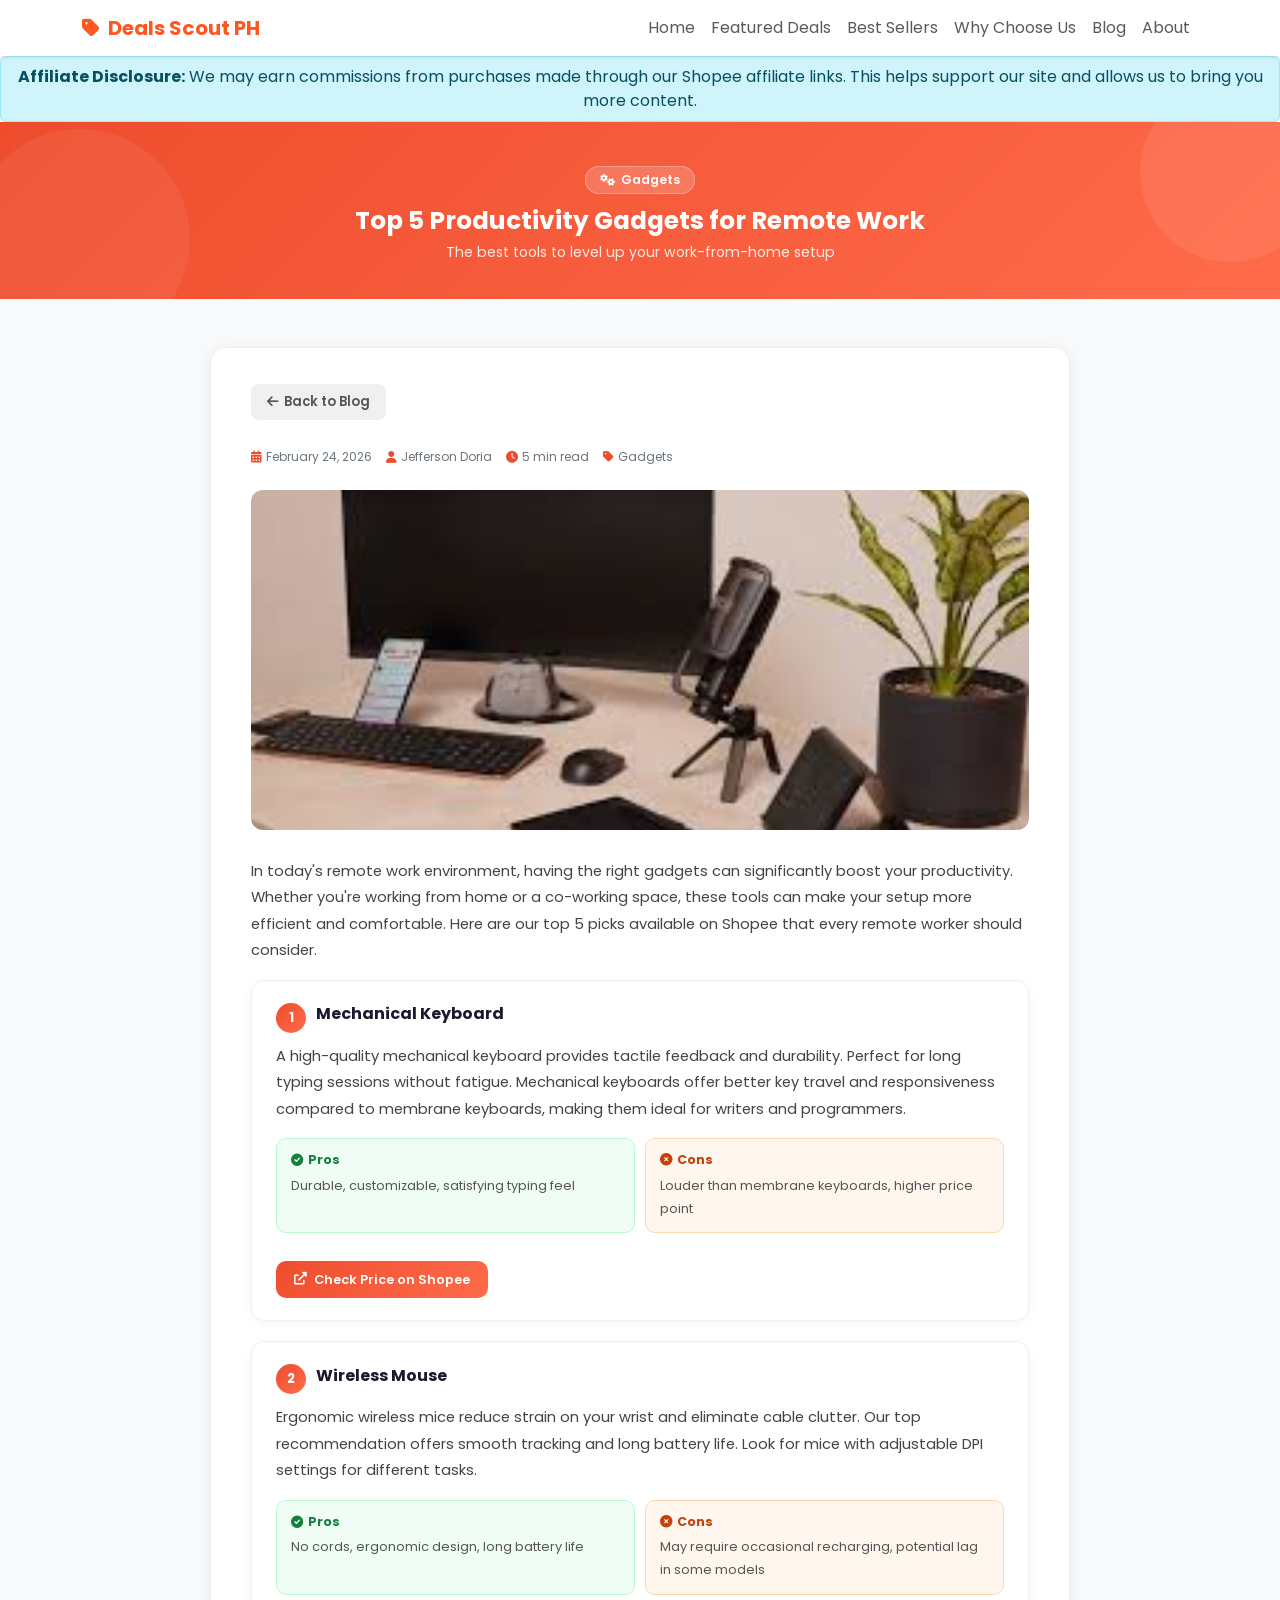
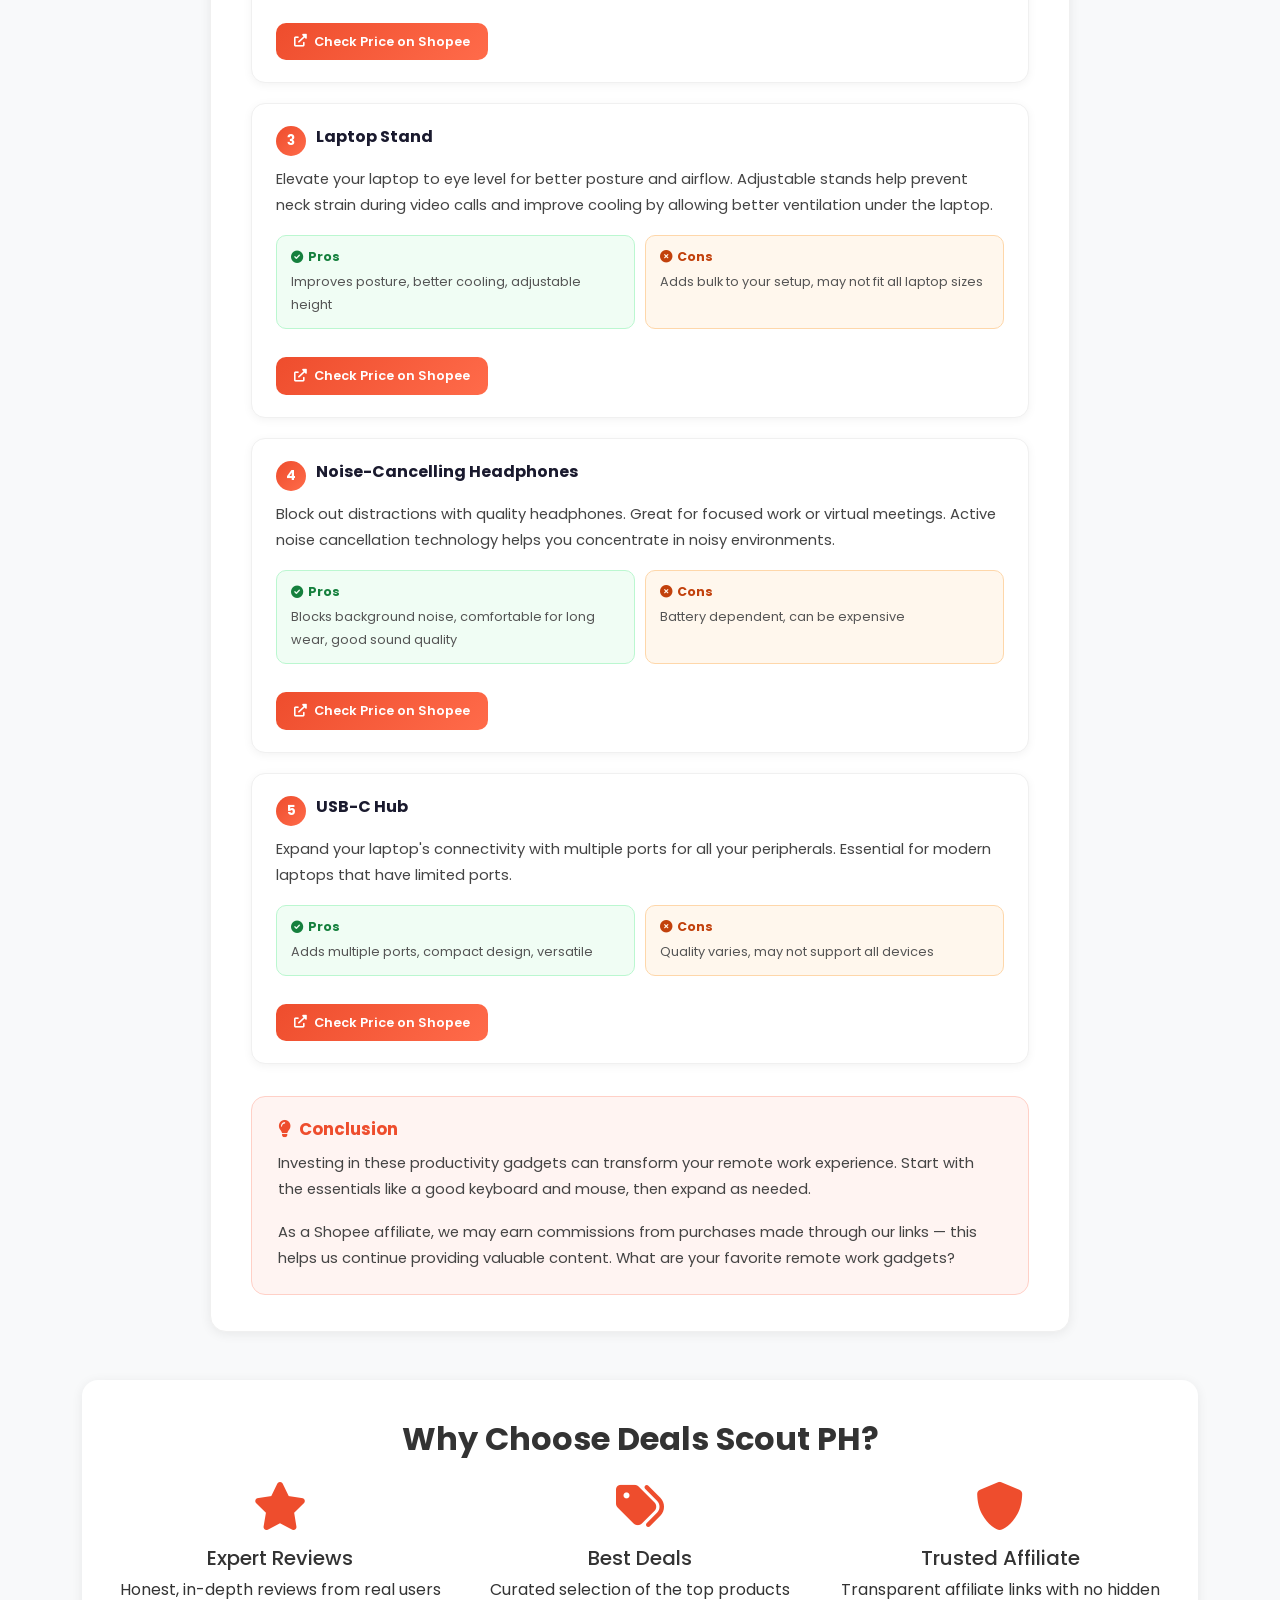
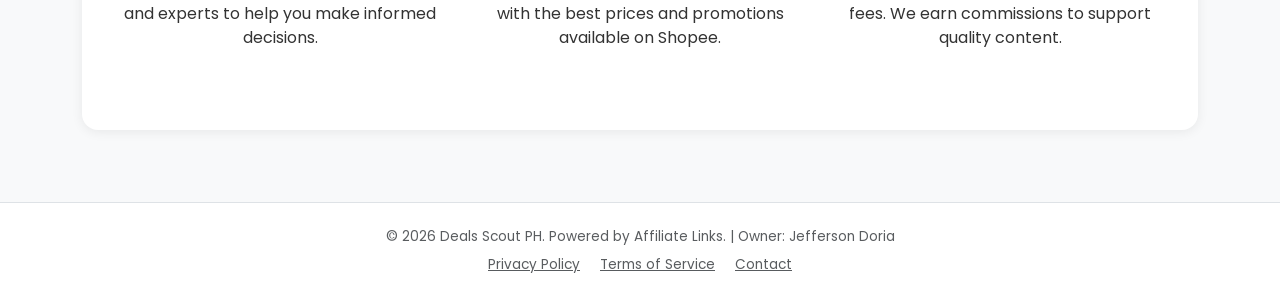
<file: blog1.html>
<!DOCTYPE html>
<html lang="en">
<head>
  <meta charset="UTF-8">
  <meta name="viewport" content="width=device-width, initial-scale=1.0">
  <title>Top 5 Productivity Gadgets for Remote Work | Deals Scout PH</title>
  <meta name="description" content="Boost your remote work productivity with our top 5 gadget picks. Reviews and recommendations for keyboards, mice, and more.">
  <meta name="keywords" content="productivity gadgets, remote work, mechanical keyboard, wireless mouse, affiliate deals PH">
  <meta name="author" content="Jefferson Doria">
  <meta name="robots" content="index, follow">
  <link href="https://cdn.jsdelivr.net/npm/bootstrap@5.3.0/dist/css/bootstrap.min.css" rel="stylesheet">
  <link href="https://fonts.googleapis.com/css2?family=Poppins:wght@400;500;600;700&display=swap" rel="stylesheet">
  <link rel="stylesheet" href="https://cdnjs.cloudflare.com/ajax/libs/font-awesome/6.0.0/css/all.min.css">
  <link rel="stylesheet" href="style.css">
  <style>
    :root{--orange:#ee4d2d;--orange-light:#ff6b4a;--orange-pale:#fff4f2;--dark:#1a1a2e;--text-muted:#6c757d;--card-radius:16px;--shadow-sm:0 2px 12px rgba(0,0,0,0.07)}
    body{font-family:'Poppins',sans-serif;background:#f8f9fa}
    .text-orange{color:var(--orange)!important}
    .btn-orange{background:linear-gradient(135deg,var(--orange) 0%,var(--orange-light) 100%);color:#fff!important;border:none;border-radius:8px;font-weight:600;transition:opacity .2s,transform .15s}
    .btn-orange:hover{opacity:.88;transform:translateY(-1px)}
    footer a:hover{color:var(--orange)!important}
    /* Article Card */
    .blog-article{background:#fff;border-radius:var(--card-radius);box-shadow:var(--shadow-sm);border:1.5px solid #f0f0f0;padding:36px 40px;max-width:860px;margin:0 auto}
    @media(max-width:576px){.blog-article{padding:24px 18px}}
    /* Hero Skeleton */
    .blog-hero-wrap{position:relative;border-radius:12px;overflow:hidden;background:#f0f0f0;aspect-ratio:16/7;margin-bottom:28px}
    .blog-hero-wrap img{width:100%;height:100%;object-fit:cover;display:block;transition:opacity .4s ease}
    .blog-hero-wrap img.loading{opacity:0}
    @keyframes shimmer{0%{background-position:-800px 0}100%{background-position:800px 0}}
    .skeleton-overlay{position:absolute;inset:0;background:linear-gradient(90deg,#f0f0f0 25%,#e8e8e8 50%,#f0f0f0 75%);background-size:800px 100%;animation:shimmer 1.4s infinite linear;transition:opacity .4s ease}
    .skeleton-overlay.hidden{opacity:0;pointer-events:none}
    /* Typography */
    .blog-article h1{font-size:1.7rem;font-weight:700;color:var(--dark);line-height:1.3}
    .blog-article h2{font-size:1rem;font-weight:700;color:var(--dark);margin:0 0 8px}
    .blog-article p{font-size:.92rem;color:#444;line-height:1.8}
    /* Meta */
    .blog-meta{display:flex;align-items:center;gap:14px;flex-wrap:wrap;margin-bottom:24px}
    .blog-meta span{font-size:.75rem;color:var(--text-muted);display:flex;align-items:center;gap:4px}
    .blog-meta span i{color:var(--orange)}
    /* Item Card */
    .item-card{background:#fff;border:1.5px solid #f0f0f0;border-radius:14px;padding:22px 24px;margin-bottom:20px;box-shadow:0 2px 10px rgba(0,0,0,.05);transition:box-shadow .2s,border-color .2s}
    .item-card:hover{box-shadow:0 6px 24px rgba(238,77,45,.12);border-color:#ffd0c7}
    .item-header{display:flex;align-items:center;gap:10px;margin-bottom:10px}
    .item-num{display:inline-flex;align-items:center;justify-content:center;width:30px;height:30px;border-radius:50%;background:linear-gradient(135deg,var(--orange),var(--orange-light));color:#fff;font-weight:700;font-size:.82rem;flex-shrink:0}
    /* Pros Cons */
    .pros-cons-card{display:grid;grid-template-columns:1fr 1fr;gap:10px;margin:10px 0 16px}
    @media(max-width:576px){.pros-cons-card{grid-template-columns:1fr}}
    .pros-box{background:#f0fdf4;border:1.5px solid #bbf7d0;border-radius:10px;padding:12px 14px}
    .pros-box .label{color:#15803d;font-weight:700;font-size:.78rem;margin-bottom:4px;display:flex;align-items:center;gap:5px}
    .cons-box{background:#fff7ed;border:1.5px solid #fed7aa;border-radius:10px;padding:12px 14px}
    .cons-box .label{color:#c2410c;font-weight:700;font-size:.78rem;margin-bottom:4px;display:flex;align-items:center;gap:5px}
    .pros-box p,.cons-box p{font-size:.8rem;margin:0;color:#555}
    /* Shopee CTA */
    .btn-shopee{display:inline-flex;align-items:center;gap:7px;background:linear-gradient(135deg,var(--orange),var(--orange-light));color:#fff;border:none;border-radius:10px;padding:9px 18px;font-size:.8rem;font-weight:600;text-decoration:none;transition:opacity .2s,transform .15s;margin-top:12px}
    .btn-shopee:hover{opacity:.9;transform:scale(1.02);color:#fff}
    /* Conclusion */
    .conclusion-box{background:var(--orange-pale);border:1.5px solid #ffd0c7;border-radius:14px;padding:22px 26px;margin-top:32px}
    .conclusion-box h2{color:var(--orange);font-size:1.05rem;margin-bottom:10px}
    /* Page Hero */
    .blog-page-hero{background:linear-gradient(135deg,var(--orange) 0%,var(--orange-light) 100%);color:white;padding:44px 0 36px;text-align:center;position:relative;overflow:hidden}
    .blog-page-hero::before{content:'';position:absolute;top:-40px;right:-40px;width:180px;height:180px;background:rgba(255,255,255,.08);border-radius:50%}
    .blog-page-hero::after{content:'';position:absolute;bottom:-50px;left:-30px;width:220px;height:220px;background:rgba(255,255,255,.06);border-radius:50%}
    .blog-page-hero .tag-badge{display:inline-flex;align-items:center;gap:6px;background:rgba(255,255,255,.18);border:1px solid rgba(255,255,255,.3);border-radius:20px;padding:4px 14px;font-size:.75rem;font-weight:600;margin-bottom:12px}
    .blog-page-hero h1{font-size:1.55rem;font-weight:700;margin-bottom:6px}
    .blog-page-hero p{opacity:.88;font-size:.88rem;margin:0}
    /* Back btn */
    .btn-back{display:inline-flex;align-items:center;gap:6px;background:#f0f0f0;color:#555;border:none;border-radius:8px;padding:8px 16px;font-size:.82rem;font-weight:600;text-decoration:none;transition:background .2s,color .2s;margin-bottom:28px}
    .btn-back:hover{background:var(--orange);color:#fff}
    /* Why choose us */
    #why-choose-us{background:#fff;border-radius:var(--card-radius);padding:40px 30px;box-shadow:var(--shadow-sm)}
    /* Back to top */
    #back-to-top{position:fixed;bottom:22px;right:22px;width:42px;height:42px;border-radius:50%;background:linear-gradient(135deg,var(--orange),var(--orange-light));color:#fff;border:none;font-size:1rem;display:none;align-items:center;justify-content:center;box-shadow:0 4px 16px rgba(238,77,45,.35);cursor:pointer;z-index:1000;transition:opacity .2s,transform .2s}
    #back-to-top:hover{opacity:.88;transform:translateY(-2px)}
    #back-to-top.visible{display:flex}
  </style>
</head>
<body>

  <nav class="navbar navbar-expand-lg navbar-light bg-white shadow-sm sticky-top">
    <div class="container">
      <a class="navbar-brand text-orange fw-bold" href="index.html"><i class="fas fa-tag me-2"></i>Deals Scout PH</a>
      <button class="navbar-toggler" type="button" data-bs-toggle="collapse" data-bs-target="#navbarNav" aria-controls="navbarNav" aria-expanded="false" aria-label="Toggle navigation"><span class="navbar-toggler-icon"></span></button>
      <div class="collapse navbar-collapse" id="navbarNav">
        <ul class="navbar-nav ms-auto">
          <li class="nav-item"><a class="nav-link" href="index.html#hero">Home</a></li>
          <li class="nav-item"><a class="nav-link" href="index.html#featured-deals">Featured Deals</a></li>
          <li class="nav-item"><a class="nav-link" href="index.html#best-sellers">Best Sellers</a></li>
          <li class="nav-item"><a class="nav-link" href="index.html#why-choose-us">Why Choose Us</a></li>
          <li class="nav-item"><a class="nav-link" href="index.html#blog">Blog</a></li>
          <li class="nav-item"><a class="nav-link" href="index.html#about">About</a></li>
        </ul>
      </div>
    </div>
  </nav>

  <div class="alert alert-info text-center py-2 mb-0" role="alert">
    <strong>Affiliate Disclosure:</strong> We may earn commissions from purchases made through our Shopee affiliate links. This helps support our site and allows us to bring you more content.
  </div>

  <div class="blog-page-hero">
    <div class="container" style="position:relative;z-index:1">
      <div class="tag-badge"><i class="fas fa-cogs"></i> Gadgets</div>
      <h1>Top 5 Productivity Gadgets for Remote Work</h1>
      <p>The best tools to level up your work-from-home setup</p>
    </div>
  </div>

  <div class="container py-5">
    <div class="blog-article">
      <a href="index.html#blog" class="btn-back"><i class="fas fa-arrow-left"></i> Back to Blog</a>
      <div class="blog-meta">
        <span><i class="fas fa-calendar-alt"></i> February 24, 2026</span>
        <span><i class="fas fa-user"></i> Jefferson Doria</span>
        <span><i class="fas fa-clock"></i> 5 min read</span>
        <span><i class="fas fa-tag"></i> Gadgets</span>
      </div>
      <div class="blog-hero-wrap">
        <div class="skeleton-overlay" id="hero-skeleton"></div>
        <img src="assets/images/top5.jpg" alt="Productivity Gadgets" class="loading" id="hero-img" loading="lazy">
      </div>
      <p>In today's remote work environment, having the right gadgets can significantly boost your productivity. Whether you're working from home or a co-working space, these tools can make your setup more efficient and comfortable. Here are our top 5 picks available on Shopee that every remote worker should consider.</p>

      <div class="item-card">
        <div class="item-header"><span class="item-num">1</span><h2>Mechanical Keyboard</h2></div>
        <p>A high-quality mechanical keyboard provides tactile feedback and durability. Perfect for long typing sessions without fatigue. Mechanical keyboards offer better key travel and responsiveness compared to membrane keyboards, making them ideal for writers and programmers.</p>
        <div class="pros-cons-card">
          <div class="pros-box"><div class="label"><i class="fas fa-check-circle"></i> Pros</div><p>Durable, customizable, satisfying typing feel</p></div>
          <div class="cons-box"><div class="label"><i class="fas fa-times-circle"></i> Cons</div><p>Louder than membrane keyboards, higher price point</p></div>
        </div>
        <a href="#" class="btn-shopee"><i class="fas fa-external-link-alt"></i> Check Price on Shopee</a>
      </div>

      <div class="item-card">
        <div class="item-header"><span class="item-num">2</span><h2>Wireless Mouse</h2></div>
        <p>Ergonomic wireless mice reduce strain on your wrist and eliminate cable clutter. Our top recommendation offers smooth tracking and long battery life. Look for mice with adjustable DPI settings for different tasks.</p>
        <div class="pros-cons-card">
          <div class="pros-box"><div class="label"><i class="fas fa-check-circle"></i> Pros</div><p>No cords, ergonomic design, long battery life</p></div>
          <div class="cons-box"><div class="label"><i class="fas fa-times-circle"></i> Cons</div><p>May require occasional recharging, potential lag in some models</p></div>
        </div>
        <a href="#" class="btn-shopee"><i class="fas fa-external-link-alt"></i> Check Price on Shopee</a>
      </div>

      <div class="item-card">
        <div class="item-header"><span class="item-num">3</span><h2>Laptop Stand</h2></div>
        <p>Elevate your laptop to eye level for better posture and airflow. Adjustable stands help prevent neck strain during video calls and improve cooling by allowing better ventilation under the laptop.</p>
        <div class="pros-cons-card">
          <div class="pros-box"><div class="label"><i class="fas fa-check-circle"></i> Pros</div><p>Improves posture, better cooling, adjustable height</p></div>
          <div class="cons-box"><div class="label"><i class="fas fa-times-circle"></i> Cons</div><p>Adds bulk to your setup, may not fit all laptop sizes</p></div>
        </div>
        <a href="#" class="btn-shopee"><i class="fas fa-external-link-alt"></i> Check Price on Shopee</a>
      </div>

      <div class="item-card">
        <div class="item-header"><span class="item-num">4</span><h2>Noise-Cancelling Headphones</h2></div>
        <p>Block out distractions with quality headphones. Great for focused work or virtual meetings. Active noise cancellation technology helps you concentrate in noisy environments.</p>
        <div class="pros-cons-card">
          <div class="pros-box"><div class="label"><i class="fas fa-check-circle"></i> Pros</div><p>Blocks background noise, comfortable for long wear, good sound quality</p></div>
          <div class="cons-box"><div class="label"><i class="fas fa-times-circle"></i> Cons</div><p>Battery dependent, can be expensive</p></div>
        </div>
        <a href="#" class="btn-shopee"><i class="fas fa-external-link-alt"></i> Check Price on Shopee</a>
      </div>

      <div class="item-card">
        <div class="item-header"><span class="item-num">5</span><h2>USB-C Hub</h2></div>
        <p>Expand your laptop's connectivity with multiple ports for all your peripherals. Essential for modern laptops that have limited ports.</p>
        <div class="pros-cons-card">
          <div class="pros-box"><div class="label"><i class="fas fa-check-circle"></i> Pros</div><p>Adds multiple ports, compact design, versatile</p></div>
          <div class="cons-box"><div class="label"><i class="fas fa-times-circle"></i> Cons</div><p>Quality varies, may not support all devices</p></div>
        </div>
        <a href="#" class="btn-shopee"><i class="fas fa-external-link-alt"></i> Check Price on Shopee</a>
      </div>

      <div class="conclusion-box">
        <h2><i class="fas fa-lightbulb me-2"></i>Conclusion</h2>
        <p>Investing in these productivity gadgets can transform your remote work experience. Start with the essentials like a good keyboard and mouse, then expand as needed.</p>
        <p class="mb-0">As a Shopee affiliate, we may earn commissions from purchases made through our links — this helps us continue providing valuable content. What are your favorite remote work gadgets?</p>
      </div>
    </div>

    <section id="why-choose-us" class="mt-5">
      <h2 class="fw-bold text-center mb-4">Why Choose Deals Scout PH?</h2>
      <div class="row text-center">
        <div class="col-md-4 mb-4"><i class="fas fa-star fa-3x text-orange mb-3"></i><h5>Expert Reviews</h5><p>Honest, in-depth reviews from real users and experts to help you make informed decisions.</p></div>
        <div class="col-md-4 mb-4"><i class="fas fa-tags fa-3x text-orange mb-3"></i><h5>Best Deals</h5><p>Curated selection of the top products with the best prices and promotions available on Shopee.</p></div>
        <div class="col-md-4 mb-4"><i class="fas fa-shield-alt fa-3x text-orange mb-3"></i><h5>Trusted Affiliate</h5><p>Transparent affiliate links with no hidden fees. We earn commissions to support quality content.</p></div>
      </div>
    </section>
  </div>

  <footer class="bg-white text-center py-4 border-top mt-4">
    <p class="mb-2 text-muted">&copy; 2026 Deals Scout PH. Powered by Affiliate Links. | Owner: Jefferson Doria</p>
    <p class="mb-0">
      <a href="privacy-policy.html" class="text-muted me-3">Privacy Policy</a>
      <a href="terms-of-service.html" class="text-muted me-3">Terms of Service</a>
      <a href="contact.html" class="text-muted">Contact</a>
    </p>
  </footer>

  <button id="back-to-top" aria-label="Back to top"><i class="fas fa-arrow-up"></i></button>

  <script src="https://cdn.jsdelivr.net/npm/bootstrap@5.3.0/dist/js/bootstrap.bundle.min.js"></script>
  <script>
    const img = document.getElementById('hero-img');
    const skeleton = document.getElementById('hero-skeleton');
    const reveal = () => { img.classList.remove('loading'); skeleton.classList.add('hidden'); };
    if (img.complete && img.naturalWidth > 0) reveal();
    else { img.addEventListener('load', reveal); img.addEventListener('error', reveal); }
    const btn = document.getElementById('back-to-top');
    window.addEventListener('scroll', () => btn.classList.toggle('visible', window.pageYOffset > 300));
    btn.addEventListener('click', () => window.scrollTo({ top: 0, behavior: 'smooth' }));
  </script>
</body>
</html>
</file>
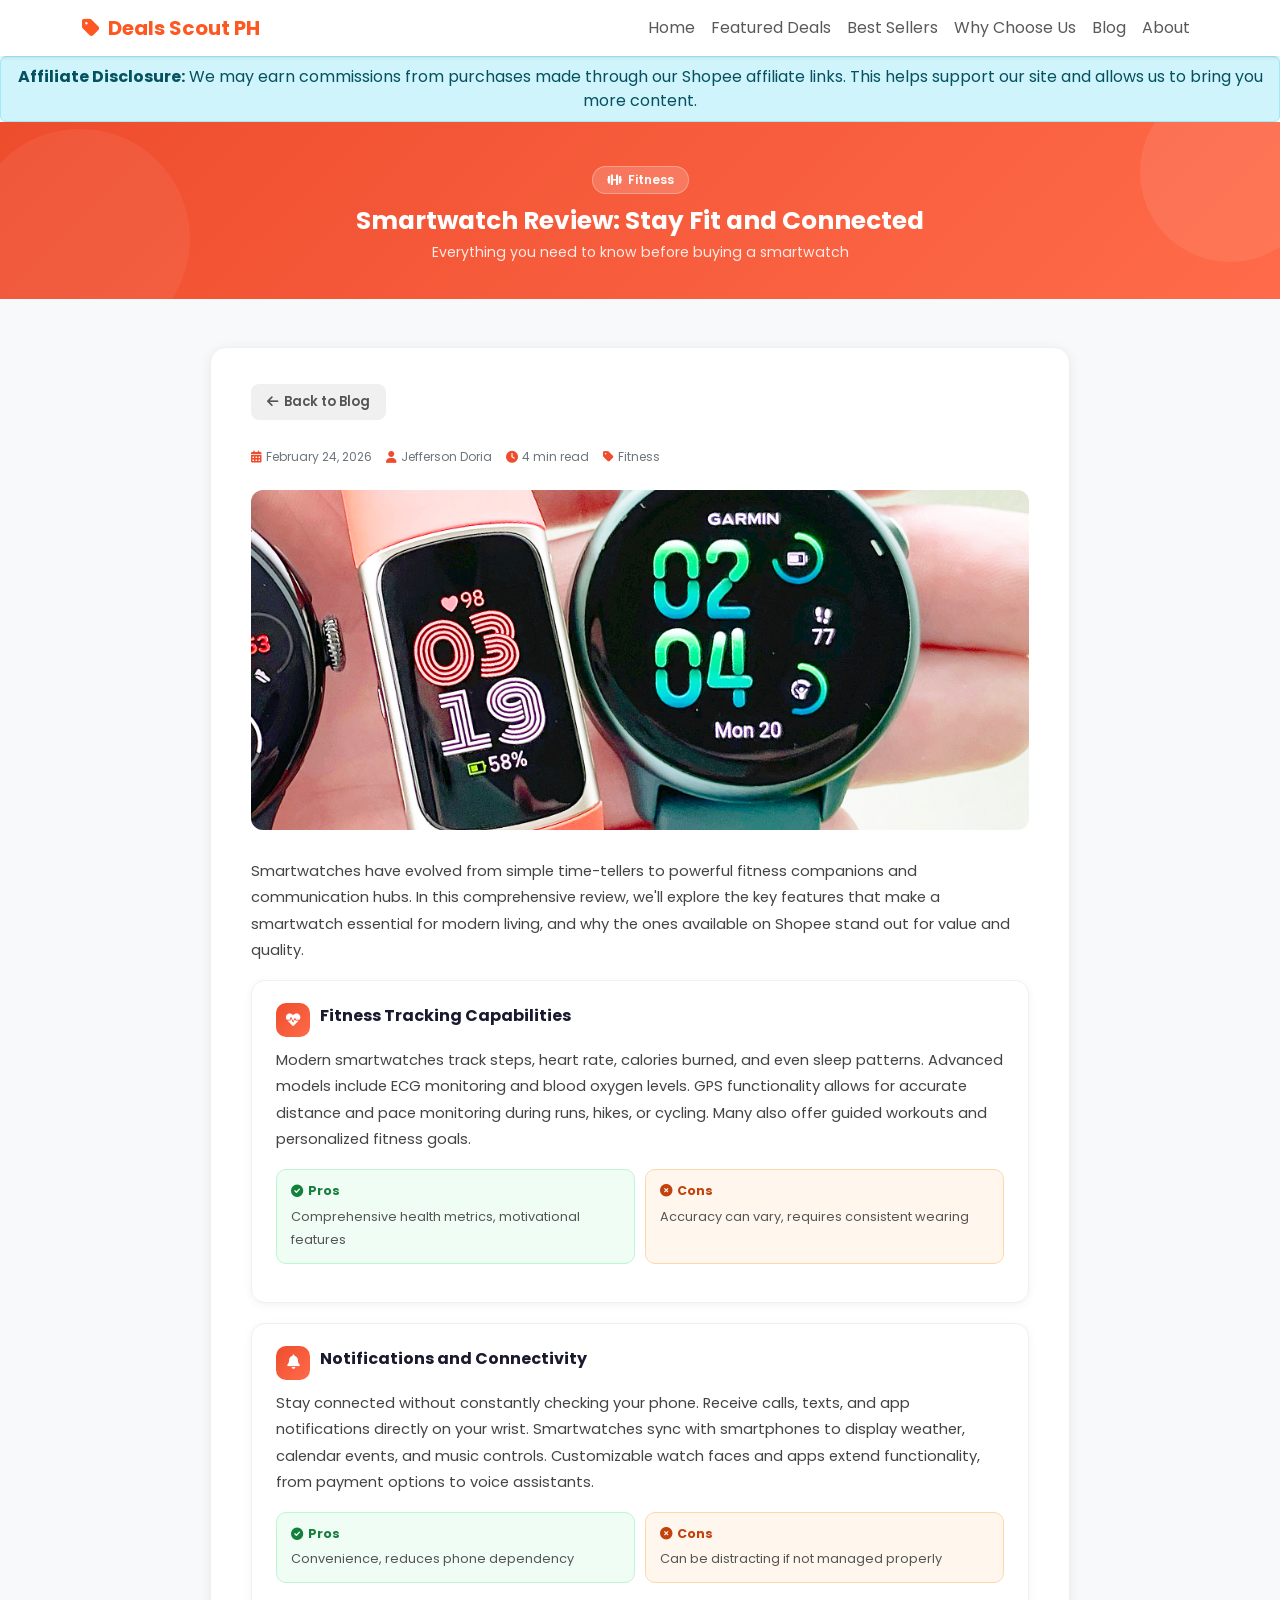
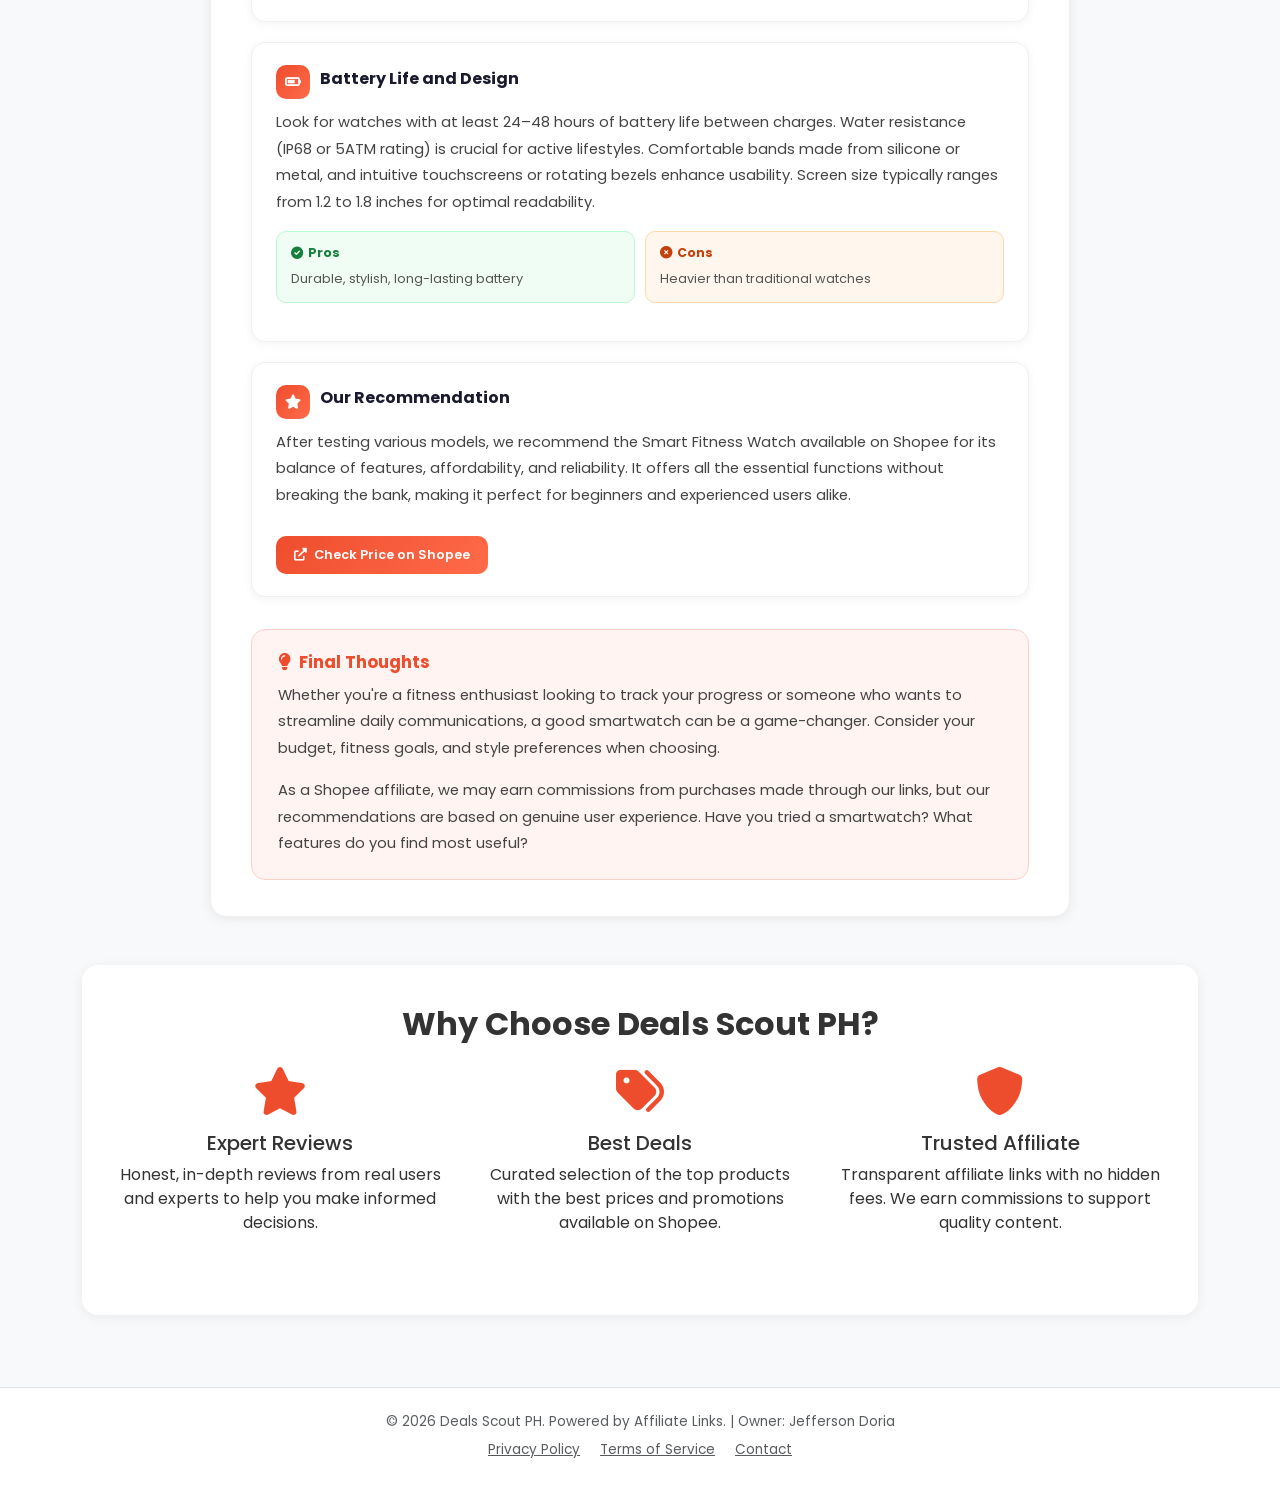
<file: blog2.html>
<!DOCTYPE html>
<html lang="en">
<head>
  <meta charset="UTF-8">
  <meta name="viewport" content="width=device-width, initial-scale=1.0">
  <title>Smartwatch Review: Stay Fit and Connected | Deals Scout PH</title>
  <meta name="description" content="Our comprehensive smartwatch review covers fitness tracking, notifications, and features. Find the best smartwatch deals on Shopee.">
  <meta name="keywords" content="smartwatch review, fitness tracker, notifications, affiliate deals PH">
  <meta name="author" content="Jefferson Doria">
  <meta name="robots" content="index, follow">
  <link href="https://cdn.jsdelivr.net/npm/bootstrap@5.3.0/dist/css/bootstrap.min.css" rel="stylesheet">
  <link href="https://fonts.googleapis.com/css2?family=Poppins:wght@400;500;600;700&display=swap" rel="stylesheet">
  <link rel="stylesheet" href="https://cdnjs.cloudflare.com/ajax/libs/font-awesome/6.0.0/css/all.min.css">
  <link rel="stylesheet" href="style.css">
  <style>
    :root{--orange:#ee4d2d;--orange-light:#ff6b4a;--orange-pale:#fff4f2;--dark:#1a1a2e;--text-muted:#6c757d;--card-radius:16px;--shadow-sm:0 2px 12px rgba(0,0,0,0.07)}
    body{font-family:'Poppins',sans-serif;background:#f8f9fa}
    .text-orange{color:var(--orange)!important}
    .btn-orange{background:linear-gradient(135deg,var(--orange) 0%,var(--orange-light) 100%);color:#fff!important;border:none;border-radius:8px;font-weight:600;transition:opacity .2s,transform .15s}
    .btn-orange:hover{opacity:.88;transform:translateY(-1px)}
    footer a:hover{color:var(--orange)!important}
    .blog-article{background:#fff;border-radius:var(--card-radius);box-shadow:var(--shadow-sm);border:1.5px solid #f0f0f0;padding:36px 40px;max-width:860px;margin:0 auto}
    @media(max-width:576px){.blog-article{padding:24px 18px}}
    .blog-hero-wrap{position:relative;border-radius:12px;overflow:hidden;background:#f0f0f0;aspect-ratio:16/7;margin-bottom:28px}
    .blog-hero-wrap img{width:100%;height:100%;object-fit:cover;display:block;transition:opacity .4s ease}
    .blog-hero-wrap img.loading{opacity:0}
    @keyframes shimmer{0%{background-position:-800px 0}100%{background-position:800px 0}}
    .skeleton-overlay{position:absolute;inset:0;background:linear-gradient(90deg,#f0f0f0 25%,#e8e8e8 50%,#f0f0f0 75%);background-size:800px 100%;animation:shimmer 1.4s infinite linear;transition:opacity .4s ease}
    .skeleton-overlay.hidden{opacity:0;pointer-events:none}
    .blog-article h1{font-size:1.7rem;font-weight:700;color:var(--dark);line-height:1.3}
    .blog-article h2{font-size:1rem;font-weight:700;color:var(--dark);margin:0 0 8px}
    .blog-article p{font-size:.92rem;color:#444;line-height:1.8}
    .blog-meta{display:flex;align-items:center;gap:14px;flex-wrap:wrap;margin-bottom:24px}
    .blog-meta span{font-size:.75rem;color:var(--text-muted);display:flex;align-items:center;gap:4px}
    .blog-meta span i{color:var(--orange)}
    .item-card{background:#fff;border:1.5px solid #f0f0f0;border-radius:14px;padding:22px 24px;margin-bottom:20px;box-shadow:0 2px 10px rgba(0,0,0,.05);transition:box-shadow .2s,border-color .2s}
    .item-card:hover{box-shadow:0 6px 24px rgba(238,77,45,.12);border-color:#ffd0c7}
    .item-header{display:flex;align-items:center;gap:10px;margin-bottom:10px}
    .section-icon{width:34px;height:34px;border-radius:10px;background:linear-gradient(135deg,var(--orange),var(--orange-light));color:#fff;display:flex;align-items:center;justify-content:center;font-size:.9rem;flex-shrink:0}
    .pros-cons-card{display:grid;grid-template-columns:1fr 1fr;gap:10px;margin:10px 0 16px}
    @media(max-width:576px){.pros-cons-card{grid-template-columns:1fr}}
    .pros-box{background:#f0fdf4;border:1.5px solid #bbf7d0;border-radius:10px;padding:12px 14px}
    .pros-box .label{color:#15803d;font-weight:700;font-size:.78rem;margin-bottom:4px;display:flex;align-items:center;gap:5px}
    .cons-box{background:#fff7ed;border:1.5px solid #fed7aa;border-radius:10px;padding:12px 14px}
    .cons-box .label{color:#c2410c;font-weight:700;font-size:.78rem;margin-bottom:4px;display:flex;align-items:center;gap:5px}
    .pros-box p,.cons-box p{font-size:.8rem;margin:0;color:#555}
    .btn-shopee{display:inline-flex;align-items:center;gap:7px;background:linear-gradient(135deg,var(--orange),var(--orange-light));color:#fff;border:none;border-radius:10px;padding:9px 18px;font-size:.8rem;font-weight:600;text-decoration:none;transition:opacity .2s,transform .15s;margin-top:12px}
    .btn-shopee:hover{opacity:.9;transform:scale(1.02);color:#fff}
    .conclusion-box{background:var(--orange-pale);border:1.5px solid #ffd0c7;border-radius:14px;padding:22px 26px;margin-top:32px}
    .conclusion-box h2{color:var(--orange);font-size:1.05rem;margin-bottom:10px}
    .blog-page-hero{background:linear-gradient(135deg,var(--orange) 0%,var(--orange-light) 100%);color:white;padding:44px 0 36px;text-align:center;position:relative;overflow:hidden}
    .blog-page-hero::before{content:'';position:absolute;top:-40px;right:-40px;width:180px;height:180px;background:rgba(255,255,255,.08);border-radius:50%}
    .blog-page-hero::after{content:'';position:absolute;bottom:-50px;left:-30px;width:220px;height:220px;background:rgba(255,255,255,.06);border-radius:50%}
    .blog-page-hero .tag-badge{display:inline-flex;align-items:center;gap:6px;background:rgba(255,255,255,.18);border:1px solid rgba(255,255,255,.3);border-radius:20px;padding:4px 14px;font-size:.75rem;font-weight:600;margin-bottom:12px}
    .blog-page-hero h1{font-size:1.55rem;font-weight:700;margin-bottom:6px}
    .blog-page-hero p{opacity:.88;font-size:.88rem;margin:0}
    .btn-back{display:inline-flex;align-items:center;gap:6px;background:#f0f0f0;color:#555;border:none;border-radius:8px;padding:8px 16px;font-size:.82rem;font-weight:600;text-decoration:none;transition:background .2s,color .2s;margin-bottom:28px}
    .btn-back:hover{background:var(--orange);color:#fff}
    #why-choose-us{background:#fff;border-radius:var(--card-radius);padding:40px 30px;box-shadow:var(--shadow-sm)}
    #back-to-top{position:fixed;bottom:22px;right:22px;width:42px;height:42px;border-radius:50%;background:linear-gradient(135deg,var(--orange),var(--orange-light));color:#fff;border:none;font-size:1rem;display:none;align-items:center;justify-content:center;box-shadow:0 4px 16px rgba(238,77,45,.35);cursor:pointer;z-index:1000;transition:opacity .2s,transform .2s}
    #back-to-top:hover{opacity:.88;transform:translateY(-2px)}
    #back-to-top.visible{display:flex}
  </style>
</head>
<body>

  <nav class="navbar navbar-expand-lg navbar-light bg-white shadow-sm sticky-top">
    <div class="container">
      <a class="navbar-brand text-orange fw-bold" href="index.html"><i class="fas fa-tag me-2"></i>Deals Scout PH</a>
      <button class="navbar-toggler" type="button" data-bs-toggle="collapse" data-bs-target="#navbarNav" aria-controls="navbarNav" aria-expanded="false" aria-label="Toggle navigation"><span class="navbar-toggler-icon"></span></button>
      <div class="collapse navbar-collapse" id="navbarNav">
        <ul class="navbar-nav ms-auto">
          <li class="nav-item"><a class="nav-link" href="index.html#hero">Home</a></li>
          <li class="nav-item"><a class="nav-link" href="index.html#featured-deals">Featured Deals</a></li>
          <li class="nav-item"><a class="nav-link" href="index.html#best-sellers">Best Sellers</a></li>
          <li class="nav-item"><a class="nav-link" href="index.html#why-choose-us">Why Choose Us</a></li>
          <li class="nav-item"><a class="nav-link" href="index.html#blog">Blog</a></li>
          <li class="nav-item"><a class="nav-link" href="index.html#about">About</a></li>
        </ul>
      </div>
    </div>
  </nav>

  <div class="alert alert-info text-center py-2 mb-0" role="alert">
    <strong>Affiliate Disclosure:</strong> We may earn commissions from purchases made through our Shopee affiliate links. This helps support our site and allows us to bring you more content.
  </div>

  <div class="blog-page-hero">
    <div class="container" style="position:relative;z-index:1">
      <div class="tag-badge"><i class="fas fa-dumbbell"></i> Fitness</div>
      <h1>Smartwatch Review: Stay Fit and Connected</h1>
      <p>Everything you need to know before buying a smartwatch</p>
    </div>
  </div>

  <div class="container py-5">
    <div class="blog-article">
      <a href="index.html#blog" class="btn-back"><i class="fas fa-arrow-left"></i> Back to Blog</a>
      <div class="blog-meta">
        <span><i class="fas fa-calendar-alt"></i> February 24, 2026</span>
        <span><i class="fas fa-user"></i> Jefferson Doria</span>
        <span><i class="fas fa-clock"></i> 4 min read</span>
        <span><i class="fas fa-tag"></i> Fitness</span>
      </div>
      <div class="blog-hero-wrap">
        <div class="skeleton-overlay" id="hero-skeleton"></div>
        <img src="assets/images/blog2.jpg" alt="Smartwatch Review" class="loading" id="hero-img" loading="lazy">
      </div>
      <p>Smartwatches have evolved from simple time-tellers to powerful fitness companions and communication hubs. In this comprehensive review, we'll explore the key features that make a smartwatch essential for modern living, and why the ones available on Shopee stand out for value and quality.</p>

      <div class="item-card">
        <div class="item-header">
          <div class="section-icon"><i class="fas fa-heartbeat"></i></div>
          <h2>Fitness Tracking Capabilities</h2>
        </div>
        <p>Modern smartwatches track steps, heart rate, calories burned, and even sleep patterns. Advanced models include ECG monitoring and blood oxygen levels. GPS functionality allows for accurate distance and pace monitoring during runs, hikes, or cycling. Many also offer guided workouts and personalized fitness goals.</p>
        <div class="pros-cons-card">
          <div class="pros-box"><div class="label"><i class="fas fa-check-circle"></i> Pros</div><p>Comprehensive health metrics, motivational features</p></div>
          <div class="cons-box"><div class="label"><i class="fas fa-times-circle"></i> Cons</div><p>Accuracy can vary, requires consistent wearing</p></div>
        </div>
      </div>

      <div class="item-card">
        <div class="item-header">
          <div class="section-icon"><i class="fas fa-bell"></i></div>
          <h2>Notifications and Connectivity</h2>
        </div>
        <p>Stay connected without constantly checking your phone. Receive calls, texts, and app notifications directly on your wrist. Smartwatches sync with smartphones to display weather, calendar events, and music controls. Customizable watch faces and apps extend functionality, from payment options to voice assistants.</p>
        <div class="pros-cons-card">
          <div class="pros-box"><div class="label"><i class="fas fa-check-circle"></i> Pros</div><p>Convenience, reduces phone dependency</p></div>
          <div class="cons-box"><div class="label"><i class="fas fa-times-circle"></i> Cons</div><p>Can be distracting if not managed properly</p></div>
        </div>
      </div>

      <div class="item-card">
        <div class="item-header">
          <div class="section-icon"><i class="fas fa-battery-three-quarters"></i></div>
          <h2>Battery Life and Design</h2>
        </div>
        <p>Look for watches with at least 24–48 hours of battery life between charges. Water resistance (IP68 or 5ATM rating) is crucial for active lifestyles. Comfortable bands made from silicone or metal, and intuitive touchscreens or rotating bezels enhance usability. Screen size typically ranges from 1.2 to 1.8 inches for optimal readability.</p>
        <div class="pros-cons-card">
          <div class="pros-box"><div class="label"><i class="fas fa-check-circle"></i> Pros</div><p>Durable, stylish, long-lasting battery</p></div>
          <div class="cons-box"><div class="label"><i class="fas fa-times-circle"></i> Cons</div><p>Heavier than traditional watches</p></div>
        </div>
      </div>

      <div class="item-card">
        <div class="item-header">
          <div class="section-icon"><i class="fas fa-star"></i></div>
          <h2>Our Recommendation</h2>
        </div>
        <p>After testing various models, we recommend the Smart Fitness Watch available on Shopee for its balance of features, affordability, and reliability. It offers all the essential functions without breaking the bank, making it perfect for beginners and experienced users alike.</p>
        <a href="#" class="btn-shopee"><i class="fas fa-external-link-alt"></i> Check Price on Shopee</a>
      </div>

      <div class="conclusion-box">
        <h2><i class="fas fa-lightbulb me-2"></i>Final Thoughts</h2>
        <p>Whether you're a fitness enthusiast looking to track your progress or someone who wants to streamline daily communications, a good smartwatch can be a game-changer. Consider your budget, fitness goals, and style preferences when choosing.</p>
        <p class="mb-0">As a Shopee affiliate, we may earn commissions from purchases made through our links, but our recommendations are based on genuine user experience. Have you tried a smartwatch? What features do you find most useful?</p>
      </div>
    </div>

    <section id="why-choose-us" class="mt-5">
      <h2 class="fw-bold text-center mb-4">Why Choose Deals Scout PH?</h2>
      <div class="row text-center">
        <div class="col-md-4 mb-4"><i class="fas fa-star fa-3x text-orange mb-3"></i><h5>Expert Reviews</h5><p>Honest, in-depth reviews from real users and experts to help you make informed decisions.</p></div>
        <div class="col-md-4 mb-4"><i class="fas fa-tags fa-3x text-orange mb-3"></i><h5>Best Deals</h5><p>Curated selection of the top products with the best prices and promotions available on Shopee.</p></div>
        <div class="col-md-4 mb-4"><i class="fas fa-shield-alt fa-3x text-orange mb-3"></i><h5>Trusted Affiliate</h5><p>Transparent affiliate links with no hidden fees. We earn commissions to support quality content.</p></div>
      </div>
    </section>
  </div>

  <footer class="bg-white text-center py-4 border-top mt-4">
    <p class="mb-2 text-muted">&copy; 2026 Deals Scout PH. Powered by Affiliate Links. | Owner: Jefferson Doria</p>
    <p class="mb-0">
      <a href="privacy-policy.html" class="text-muted me-3">Privacy Policy</a>
      <a href="terms-of-service.html" class="text-muted me-3">Terms of Service</a>
      <a href="contact.html" class="text-muted">Contact</a>
    </p>
  </footer>

  <button id="back-to-top" aria-label="Back to top"><i class="fas fa-arrow-up"></i></button>

  <script src="https://cdn.jsdelivr.net/npm/bootstrap@5.3.0/dist/js/bootstrap.bundle.min.js"></script>
  <script>
    const img = document.getElementById('hero-img');
    const skeleton = document.getElementById('hero-skeleton');
    const reveal = () => { img.classList.remove('loading'); skeleton.classList.add('hidden'); };
    if (img.complete && img.naturalWidth > 0) reveal();
    else { img.addEventListener('load', reveal); img.addEventListener('error', reveal); }
    const btn = document.getElementById('back-to-top');
    window.addEventListener('scroll', () => btn.classList.toggle('visible', window.pageYOffset > 300));
    btn.addEventListener('click', () => window.scrollTo({ top: 0, behavior: 'smooth' }));
  </script>
</body>
</html>
</file>
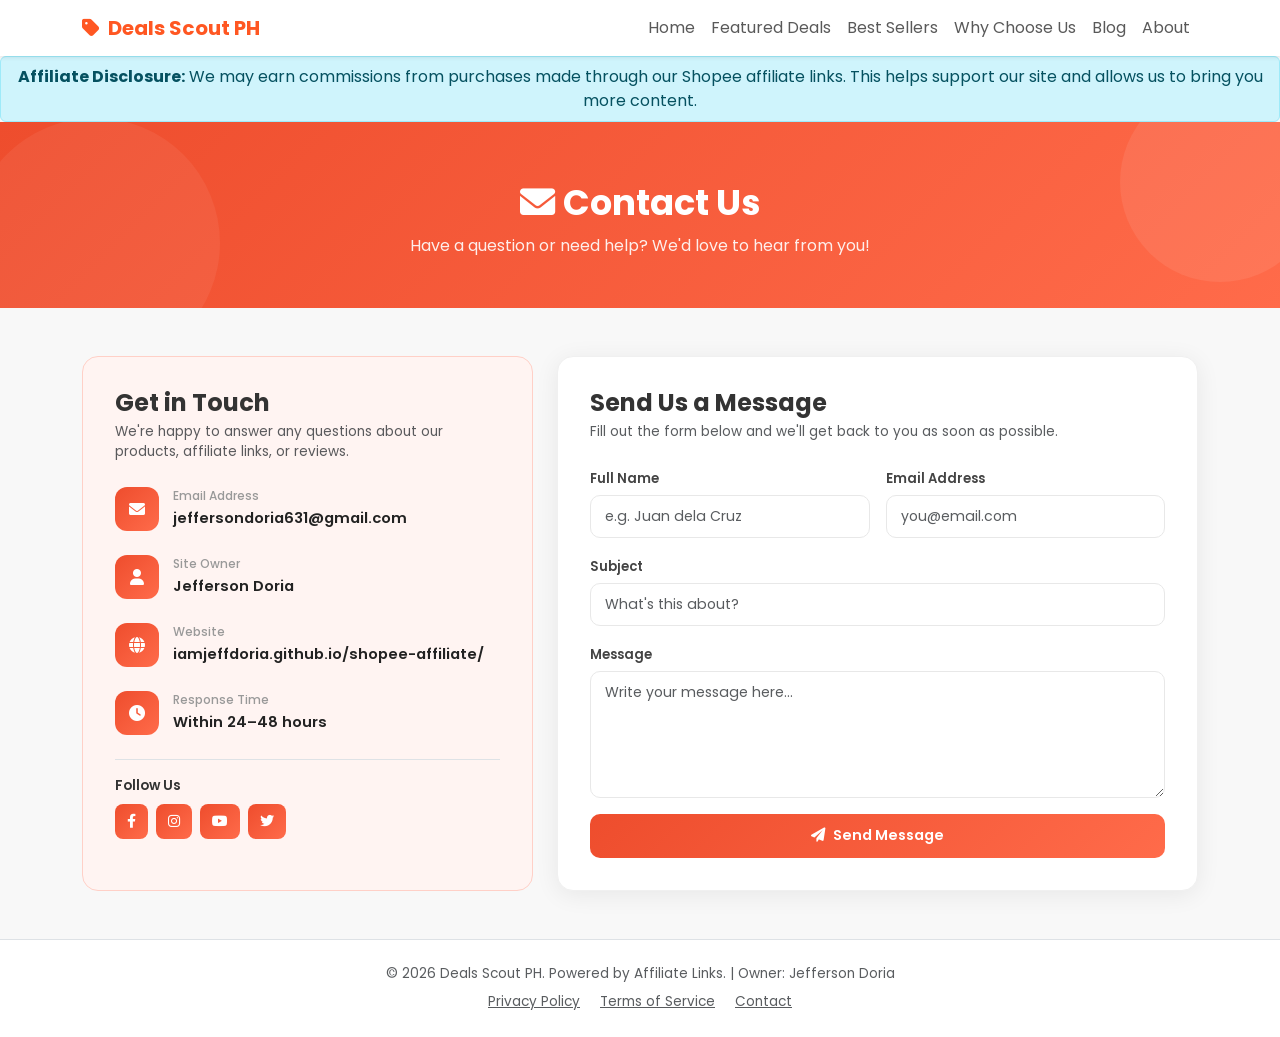
<file: contact.html>
<!DOCTYPE html>
<html lang="en">
<head>
  <meta charset="UTF-8">
  <meta name="viewport" content="width=device-width, initial-scale=1.0">
  <title>Contact Us | Deals Scout PH</title>
  <meta name="description" content="Get in touch with Deals Scout PH for questions about our affiliate products and reviews.">
  <link rel="icon" type="image/png" href="assets/images/faviconnew.png">
  <link href="https://cdn.jsdelivr.net/npm/bootstrap@5.3.0/dist/css/bootstrap.min.css" rel="stylesheet">
  <link href="https://fonts.googleapis.com/css2?family=Poppins:wght@400;500;600;700&display=swap" rel="stylesheet">
  <link rel="stylesheet" href="https://cdnjs.cloudflare.com/ajax/libs/font-awesome/6.0.0/css/all.min.css">
  <link rel="stylesheet" href="style.css">
  <style>
    :root {
      --orange: #ee4d2d;
      --orange-light: #ff6b4a;
      --orange-pale: #fff4f2;
    }
    body { font-family: 'Poppins', sans-serif; }
    .text-orange { color: var(--orange) !important; }
    .btn-orange {
      background: linear-gradient(135deg, var(--orange) 0%, var(--orange-light) 100%);
      color: #fff !important; border: none; border-radius: 8px; font-weight: 600;
      transition: opacity 0.2s;
    }
    .btn-orange:hover { opacity: 0.88; }

    .page-hero {
      background: linear-gradient(135deg, var(--orange) 0%, var(--orange-light) 100%);
      color: white; padding: 60px 0 50px; text-align: center; position: relative; overflow: hidden;
    }
    .page-hero::before {
      content: ''; position: absolute; top: -40px; right: -40px;
      width: 200px; height: 200px; background: rgba(255,255,255,0.08); border-radius: 50%;
    }
    .page-hero::after {
      content: ''; position: absolute; bottom: -60px; left: -30px;
      width: 250px; height: 250px; background: rgba(255,255,255,0.06); border-radius: 50%;
    }
    .page-hero h1 { font-weight: 700; font-size: 2.2rem; margin-bottom: 10px; }
    .page-hero p { opacity: 0.9; font-size: 1rem; margin: 0; }

    .info-card {
      background: var(--orange-pale); border-radius: 16px; padding: 32px; height: 100%;
      border: 1.5px solid #ffd0c7;
    }
    .info-item { display: flex; align-items: flex-start; gap: 14px; margin-bottom: 24px; }
    .info-icon {
      width: 44px; height: 44px;
      background: linear-gradient(135deg, var(--orange), var(--orange-light));
      border-radius: 12px; display: flex; align-items: center; justify-content: center;
      color: white; font-size: 1rem; flex-shrink: 0;
    }
    .info-label { font-size: 0.75rem; color: #999; font-weight: 500; margin-bottom: 2px; }
    .info-value { font-size: 0.92rem; font-weight: 600; color: #222; margin: 0; }

    .form-card {
      background: #fff; border-radius: 16px; padding: 32px;
      box-shadow: 0 4px 24px rgba(0,0,0,0.07); border: 1.5px solid #f0f0f0;
    }
    .form-control {
      border-radius: 10px; border: 1.5px solid #e8e8e8;
      padding: 10px 14px; font-size: 0.88rem; transition: border-color 0.2s, box-shadow 0.2s;
    }
    .form-control:focus { border-color: var(--orange); box-shadow: 0 0 0 3px rgba(238,77,45,0.1); }
    .form-label { font-size: 0.82rem; font-weight: 600; color: #444; margin-bottom: 6px; }
    .btn-submit {
      background: linear-gradient(135deg, var(--orange), var(--orange-light));
      color: white; border: none; border-radius: 10px;
      padding: 11px 28px; font-weight: 600; font-size: 0.9rem;
      width: 100%; transition: opacity 0.2s, transform 0.15s;
    }
    .btn-submit:hover { opacity: 0.9; transform: translateY(-1px); color: white; }

    footer a { transition: color 0.2s; }
    footer a:hover { color: var(--orange) !important; }
  </style>
</head>
<body>

  <!-- Navbar -->
  <nav class="navbar navbar-expand-lg navbar-light bg-white shadow-sm sticky-top">
    <div class="container">
      <a class="navbar-brand text-orange fw-bold" href="index.html"><i class="fas fa-tag me-2"></i>Deals Scout PH</a>
      <button class="navbar-toggler" type="button" data-bs-toggle="collapse" data-bs-target="#navbarNav" aria-controls="navbarNav" aria-expanded="false" aria-label="Toggle navigation">
        <span class="navbar-toggler-icon"></span>
      </button>
      <div class="collapse navbar-collapse" id="navbarNav">
        <ul class="navbar-nav ms-auto">
          <li class="nav-item"><a class="nav-link" href="index.html#hero">Home</a></li>
          <li class="nav-item"><a class="nav-link" href="index.html#featured-deals">Featured Deals</a></li>
          <li class="nav-item"><a class="nav-link" href="index.html#best-sellers">Best Sellers</a></li>
          <li class="nav-item"><a class="nav-link" href="index.html#why-choose-us">Why Choose Us</a></li>
          <li class="nav-item"><a class="nav-link" href="index.html#blog">Blog</a></li>
          <li class="nav-item"><a class="nav-link" href="index.html#about">About</a></li>
        </ul>
      </div>
    </div>
  </nav>

  <!-- Affiliate Disclosure Banner -->
  <div class="alert alert-info text-center py-2 mb-0" role="alert">
    <strong>Affiliate Disclosure:</strong> We may earn commissions from purchases made through our Shopee affiliate links. This helps support our site and allows us to bring you more content.
  </div>

  <!-- Page Hero -->
  <div class="page-hero">
    <div class="container" style="position:relative; z-index:1;">
      <h1><i class="fas fa-envelope me-2"></i>Contact Us</h1>
      <p>Have a question or need help? We'd love to hear from you!</p>
    </div>
  </div>

  <!-- Contact Content -->
  <div class="container py-5">
    <div class="row g-4 align-items-stretch">

      <!-- Info Side -->
      <div class="col-md-5">
        <div class="info-card">
          <h4 class="fw-bold mb-1">Get in Touch</h4>
          <p class="text-muted mb-4" style="font-size:0.85rem;">We're happy to answer any questions about our products, affiliate links, or reviews.</p>

          <div class="info-item">
            <div class="info-icon"><i class="fas fa-envelope"></i></div>
            <div>
              <p class="info-label">Email Address</p>
              <p class="info-value">jeffersondoria631@gmail.com</p>
            </div>
          </div>

          <div class="info-item">
            <div class="info-icon"><i class="fas fa-user"></i></div>
            <div>
              <p class="info-label">Site Owner</p>
              <p class="info-value">Jefferson Doria</p>
            </div>
          </div>

          <div class="info-item">
            <div class="info-icon"><i class="fas fa-globe"></i></div>
            <div>
              <p class="info-label">Website</p>
              <p class="info-value">iamjeffdoria.github.io/shopee-affiliate/</p>
            </div>
          </div>

          <div class="info-item mb-0">
            <div class="info-icon"><i class="fas fa-clock"></i></div>
            <div>
              <p class="info-label">Response Time</p>
              <p class="info-value">Within 24–48 hours</p>
            </div>
          </div>

          <div class="mt-4 pt-3 border-top">
            <p class="fw-semibold mb-2" style="font-size:0.85rem;">Follow Us</p>
            <div class="d-flex gap-2">
              <a href="#" class="btn btn-orange btn-sm" style="border-radius:8px; padding: 7px 12px;"><i class="fab fa-facebook-f"></i></a>
              <a href="#" class="btn btn-orange btn-sm" style="border-radius:8px; padding: 7px 12px;"><i class="fab fa-instagram"></i></a>
              <a href="#" class="btn btn-orange btn-sm" style="border-radius:8px; padding: 7px 12px;"><i class="fab fa-youtube"></i></a>
              <a href="#" class="btn btn-orange btn-sm" style="border-radius:8px; padding: 7px 12px;"><i class="fab fa-twitter"></i></a>
            </div>
          </div>
        </div>
      </div>

      <!-- Form Side -->
      <div class="col-md-7">
        <div class="form-card">
          <h4 class="fw-bold mb-1">Send Us a Message</h4>
          <p class="text-muted mb-4" style="font-size:0.85rem;">Fill out the form below and we'll get back to you as soon as possible.</p>

          <form action="mailto:jeffersondoria631@gmail.com" method="post" enctype="text/plain">
            <div class="row g-3">
              <div class="col-sm-6">
                <label for="name" class="form-label">Full Name</label>
                <input type="text" class="form-control" id="name" name="name" placeholder="e.g. Juan dela Cruz" required>
              </div>
              <div class="col-sm-6">
                <label for="email" class="form-label">Email Address</label>
                <input type="email" class="form-control" id="email" name="email" placeholder="you@email.com" required>
              </div>
              <div class="col-12">
                <label for="subject" class="form-label">Subject</label>
                <input type="text" class="form-control" id="subject" name="subject" placeholder="What's this about?">
              </div>
              <div class="col-12">
                <label for="message" class="form-label">Message</label>
                <textarea class="form-control" id="message" name="message" rows="5" placeholder="Write your message here..." required></textarea>
              </div>
              <div class="col-12">
                <button type="submit" class="btn btn-submit">
                  <i class="fas fa-paper-plane me-2"></i>Send Message
                </button>
              </div>
            </div>
          </form>
        </div>
      </div>

    </div>
  </div>

  <!-- Footer -->
  <footer class="bg-white text-center py-4 border-top">
    <p class="mb-2 text-muted">&copy; 2026 Deals Scout PH. Powered by Affiliate Links. | Owner: Jefferson Doria</p>
    <p class="mb-0">
      <a href="privacy-policy.html" class="text-muted me-3">Privacy Policy</a>
      <a href="terms-of-service.html" class="text-muted me-3">Terms of Service</a>
      <a href="contact.html" class="text-muted">Contact</a>
    </p>
  </footer>

  <script src="https://cdn.jsdelivr.net/npm/bootstrap@5.3.0/dist/js/bootstrap.bundle.min.js"></script>
</body>
</html>
</file>
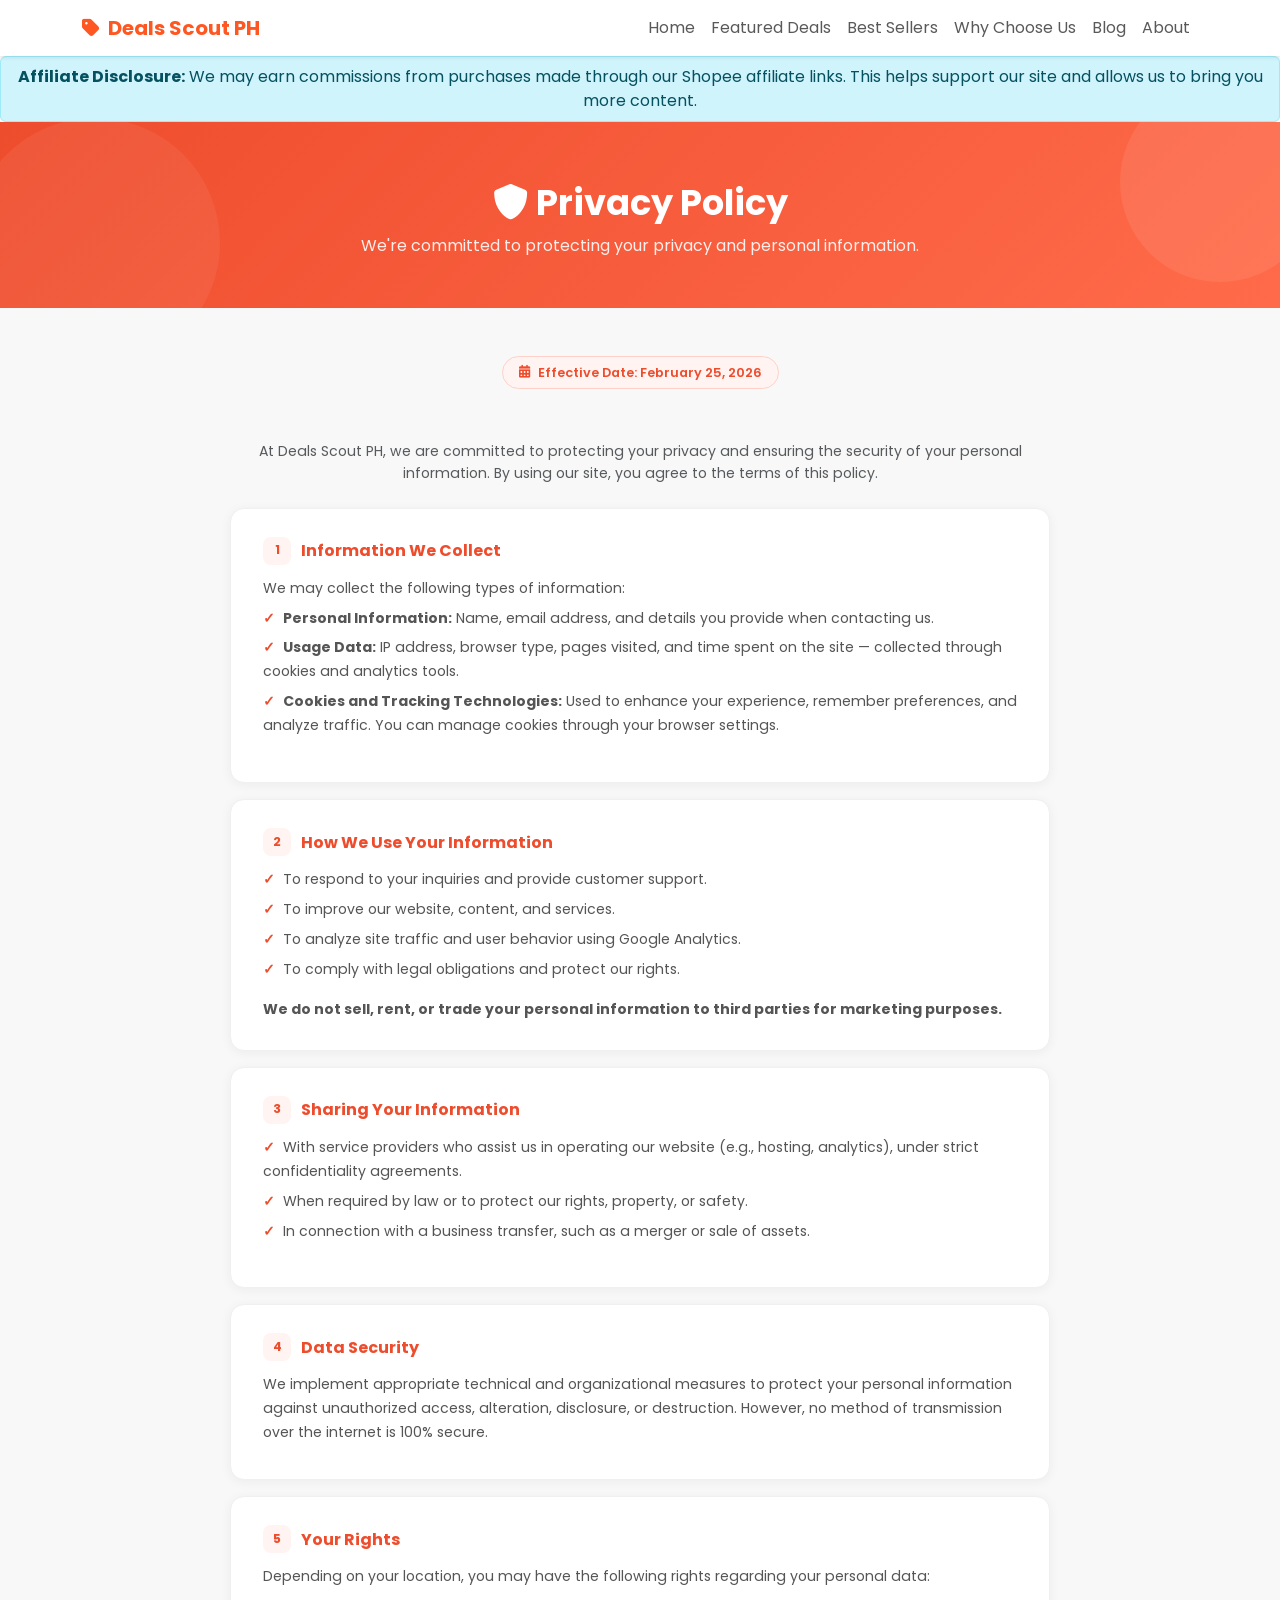
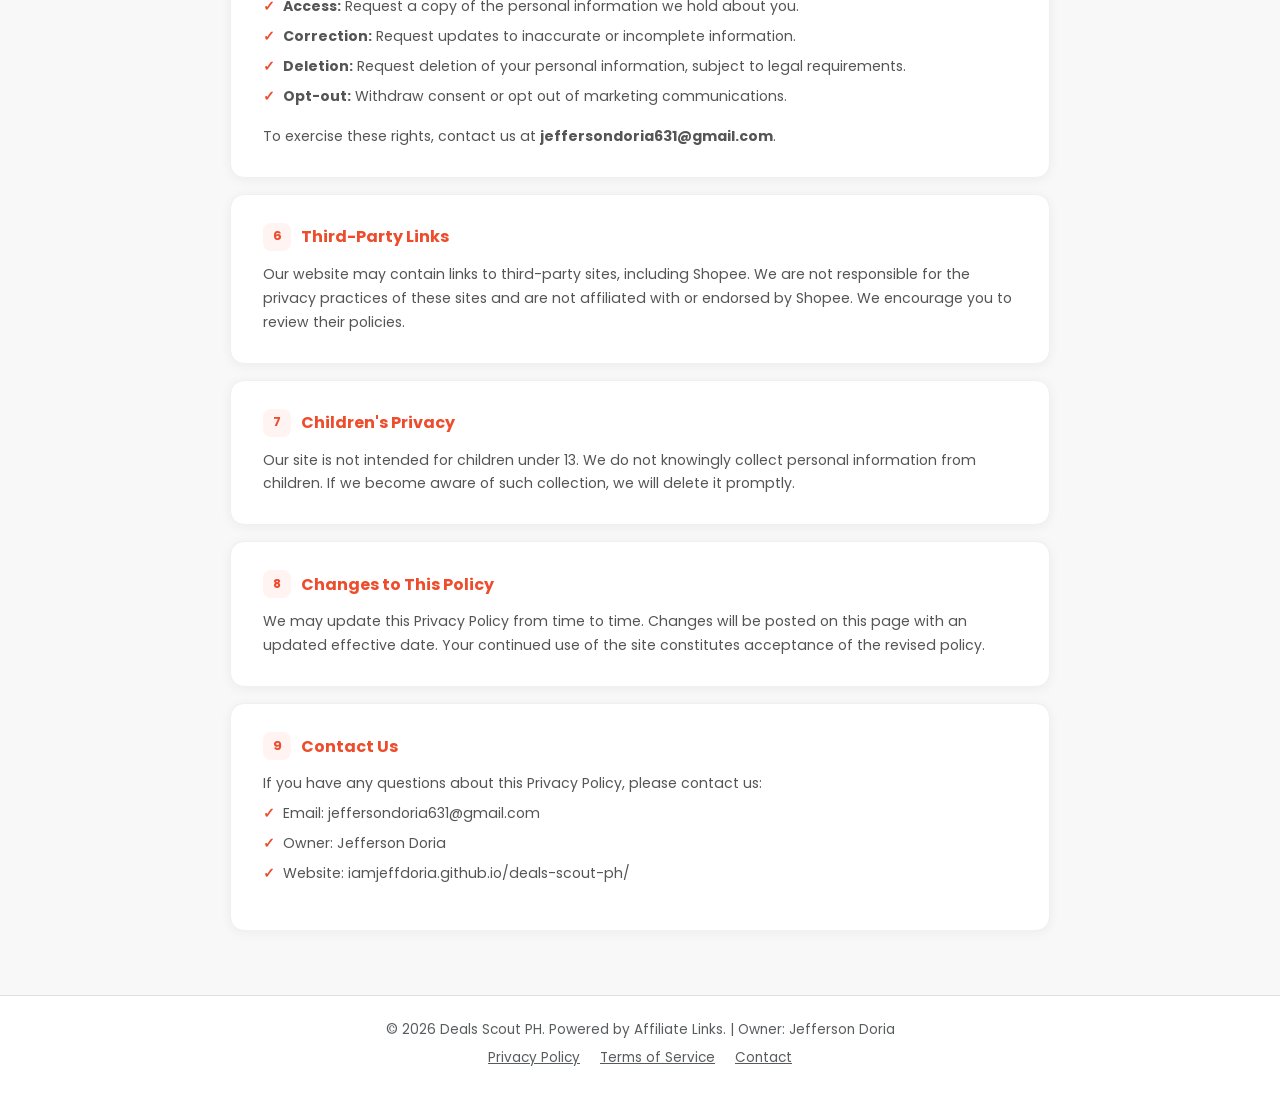
<file: privacy-policy.html>
<!DOCTYPE html>
<html lang="en">
<head>
  <meta charset="UTF-8">
  <meta name="viewport" content="width=device-width, initial-scale=1.0">
  <title>Privacy Policy | Deals Scout PH</title>
  <meta name="description" content="Read our privacy policy to understand how Deals Scout PH collects, uses, and protects your personal information.">
  <link rel="icon" type="image/png" href="assets/images/faviconnew.png">
  <link href="https://cdn.jsdelivr.net/npm/bootstrap@5.3.0/dist/css/bootstrap.min.css" rel="stylesheet">
  <link href="https://fonts.googleapis.com/css2?family=Poppins:wght@400;500;600;700&display=swap" rel="stylesheet">
  <link rel="stylesheet" href="https://cdnjs.cloudflare.com/ajax/libs/font-awesome/6.0.0/css/all.min.css">
  <link rel="stylesheet" href="style.css">
  <style>
    :root { --orange: #ee4d2d; --orange-light: #ff6b4a; --orange-pale: #fff4f2; }
    body { font-family: 'Poppins', sans-serif; }
    .text-orange { color: var(--orange) !important; }
    .btn-orange {
      background: linear-gradient(135deg, var(--orange) 0%, var(--orange-light) 100%);
      color: #fff !important; border: none; border-radius: 8px; font-weight: 600;
    }
    .page-hero {
      background: linear-gradient(135deg, var(--orange) 0%, var(--orange-light) 100%);
      color: white; padding: 60px 0 50px; text-align: center; position: relative; overflow: hidden;
    }
    .page-hero::before {
      content: ''; position: absolute; top: -40px; right: -40px;
      width: 200px; height: 200px; background: rgba(255,255,255,0.08); border-radius: 50%;
    }
    .page-hero::after {
      content: ''; position: absolute; bottom: -60px; left: -30px;
      width: 250px; height: 250px; background: rgba(255,255,255,0.06); border-radius: 50%;
    }
    .page-hero h1 { font-weight: 700; font-size: 2.2rem; margin-bottom: 10px; }
    .page-hero p { opacity: 0.9; font-size: 1rem; margin: 0; }
    .policy-wrap { max-width: 820px; margin: 0 auto; }
    .policy-section {
      background: #fff; border-radius: 14px; padding: 28px 32px;
      margin-bottom: 16px; border: 1.5px solid #f0f0f0;
      box-shadow: 0 2px 12px rgba(0,0,0,0.05);
    }
    .policy-section h3 {
      font-size: 1rem; font-weight: 700; color: var(--orange);
      display: flex; align-items: center; gap: 10px; margin-bottom: 12px;
    }
    .policy-section h3 .sec-num {
      background: var(--orange-pale); color: var(--orange);
      width: 28px; height: 28px; border-radius: 8px;
      display: flex; align-items: center; justify-content: center;
      font-size: 0.78rem; font-weight: 700; flex-shrink: 0;
    }
    .policy-section p, .policy-section li { font-size: 0.88rem; color: #555; line-height: 1.7; margin-bottom: 6px; }
    .policy-section ul { padding-left: 0; list-style: none; }
    .policy-section ul li::before { content: '✓'; color: var(--orange); font-weight: 700; margin-right: 8px; }
    .effective-badge {
      display: inline-flex; align-items: center; gap: 8px;
      background: var(--orange-pale); color: var(--orange);
      border: 1.5px solid #ffd0c7; border-radius: 20px;
      padding: 6px 16px; font-size: 0.8rem; font-weight: 600; margin-bottom: 28px;
    }
    footer a { transition: color 0.2s; }
    footer a:hover { color: var(--orange) !important; }
  </style>
</head>
<body>

  <!-- Navbar -->
  <nav class="navbar navbar-expand-lg navbar-light bg-white shadow-sm sticky-top">
    <div class="container">
      <a class="navbar-brand text-orange fw-bold" href="index.html"><i class="fas fa-tag me-2"></i>Deals Scout PH</a>
      <button class="navbar-toggler" type="button" data-bs-toggle="collapse" data-bs-target="#navbarNav" aria-controls="navbarNav" aria-expanded="false" aria-label="Toggle navigation">
        <span class="navbar-toggler-icon"></span>
      </button>
      <div class="collapse navbar-collapse" id="navbarNav">
        <ul class="navbar-nav ms-auto">
          <li class="nav-item"><a class="nav-link" href="index.html#hero">Home</a></li>
          <li class="nav-item"><a class="nav-link" href="index.html#featured-deals">Featured Deals</a></li>
          <li class="nav-item"><a class="nav-link" href="index.html#best-sellers">Best Sellers</a></li>
          <li class="nav-item"><a class="nav-link" href="index.html#why-choose-us">Why Choose Us</a></li>
          <li class="nav-item"><a class="nav-link" href="index.html#blog">Blog</a></li>
          <li class="nav-item"><a class="nav-link" href="index.html#about">About</a></li>
        </ul>
      </div>
    </div>
  </nav>

  <!-- Affiliate Disclosure Banner -->
  <div class="alert alert-info text-center py-2 mb-0" role="alert">
    <strong>Affiliate Disclosure:</strong> We may earn commissions from purchases made through our Shopee affiliate links. This helps support our site and allows us to bring you more content.
  </div>

  <!-- Page Hero -->
  <div class="page-hero">
    <div class="container" style="position:relative; z-index:1;">
      <h1><i class="fas fa-shield-alt me-2"></i>Privacy Policy</h1>
      <p>We're committed to protecting your privacy and personal information.</p>
    </div>
  </div>

  <!-- Content -->
  <div class="container py-5">
    <div class="policy-wrap">

      <div class="text-center mb-4">
        <span class="effective-badge"><i class="fas fa-calendar-alt"></i> Effective Date: February 25, 2026</span>
      </div>

      <p class="text-muted mb-4" style="font-size:0.88rem; text-align:center;">
        At Deals Scout PH, we are committed to protecting your privacy and ensuring the security of your personal information. By using our site, you agree to the terms of this policy.
      </p>

      <div class="policy-section">
        <h3><span class="sec-num">1</span> Information We Collect</h3>
        <p>We may collect the following types of information:</p>
        <ul>
          <li><strong>Personal Information:</strong> Name, email address, and details you provide when contacting us.</li>
          <li><strong>Usage Data:</strong> IP address, browser type, pages visited, and time spent on the site — collected through cookies and analytics tools.</li>
          <li><strong>Cookies and Tracking Technologies:</strong> Used to enhance your experience, remember preferences, and analyze traffic. You can manage cookies through your browser settings.</li>
        </ul>
      </div>

      <div class="policy-section">
        <h3><span class="sec-num">2</span> How We Use Your Information</h3>
        <ul>
          <li>To respond to your inquiries and provide customer support.</li>
          <li>To improve our website, content, and services.</li>
          <li>To analyze site traffic and user behavior using Google Analytics.</li>
          <li>To comply with legal obligations and protect our rights.</li>
        </ul>
        <p class="mt-2 mb-0"><strong>We do not sell, rent, or trade your personal information to third parties for marketing purposes.</strong></p>
      </div>

      <div class="policy-section">
        <h3><span class="sec-num">3</span> Sharing Your Information</h3>
        <ul>
          <li>With service providers who assist us in operating our website (e.g., hosting, analytics), under strict confidentiality agreements.</li>
          <li>When required by law or to protect our rights, property, or safety.</li>
          <li>In connection with a business transfer, such as a merger or sale of assets.</li>
        </ul>
      </div>

      <div class="policy-section">
        <h3><span class="sec-num">4</span> Data Security</h3>
        <p>We implement appropriate technical and organizational measures to protect your personal information against unauthorized access, alteration, disclosure, or destruction. However, no method of transmission over the internet is 100% secure.</p>
      </div>

      <div class="policy-section">
        <h3><span class="sec-num">5</span> Your Rights</h3>
        <p>Depending on your location, you may have the following rights regarding your personal data:</p>
        <ul>
          <li><strong>Access:</strong> Request a copy of the personal information we hold about you.</li>
          <li><strong>Correction:</strong> Request updates to inaccurate or incomplete information.</li>
          <li><strong>Deletion:</strong> Request deletion of your personal information, subject to legal requirements.</li>
          <li><strong>Opt-out:</strong> Withdraw consent or opt out of marketing communications.</li>
        </ul>
        <p class="mb-0">To exercise these rights, contact us at <strong>jeffersondoria631@gmail.com</strong>.</p>
      </div>

      <div class="policy-section">
        <h3><span class="sec-num">6</span> Third-Party Links</h3>
        <p class="mb-0">Our website may contain links to third-party sites, including Shopee. We are not responsible for the privacy practices of these sites and are not affiliated with or endorsed by Shopee. We encourage you to review their policies.</p>
      </div>

      <div class="policy-section">
        <h3><span class="sec-num">7</span> Children's Privacy</h3>
        <p class="mb-0">Our site is not intended for children under 13. We do not knowingly collect personal information from children. If we become aware of such collection, we will delete it promptly.</p>
      </div>

      <div class="policy-section">
        <h3><span class="sec-num">8</span> Changes to This Policy</h3>
        <p class="mb-0">We may update this Privacy Policy from time to time. Changes will be posted on this page with an updated effective date. Your continued use of the site constitutes acceptance of the revised policy.</p>
      </div>

      <div class="policy-section">
        <h3><span class="sec-num">9</span> Contact Us</h3>
        <p>If you have any questions about this Privacy Policy, please contact us:</p>
        <ul>
          <li>Email: jeffersondoria631@gmail.com</li>
          <li>Owner: Jefferson Doria</li>
          <li>Website: iamjeffdoria.github.io/deals-scout-ph/</li>
        </ul>
      </div>

    </div>
  </div>

  <!-- Footer -->
  <footer class="bg-white text-center py-4 border-top">
    <p class="mb-2 text-muted">&copy; 2026 Deals Scout PH. Powered by Affiliate Links. | Owner: Jefferson Doria</p>
    <p class="mb-0">
      <a href="privacy-policy.html" class="text-muted me-3">Privacy Policy</a>
      <a href="terms-of-service.html" class="text-muted me-3">Terms of Service</a>
      <a href="contact.html" class="text-muted">Contact</a>
    </p>
  </footer>

  <script src="https://cdn.jsdelivr.net/npm/bootstrap@5.3.0/dist/js/bootstrap.bundle.min.js"></script>
</body>
</html>
</file>
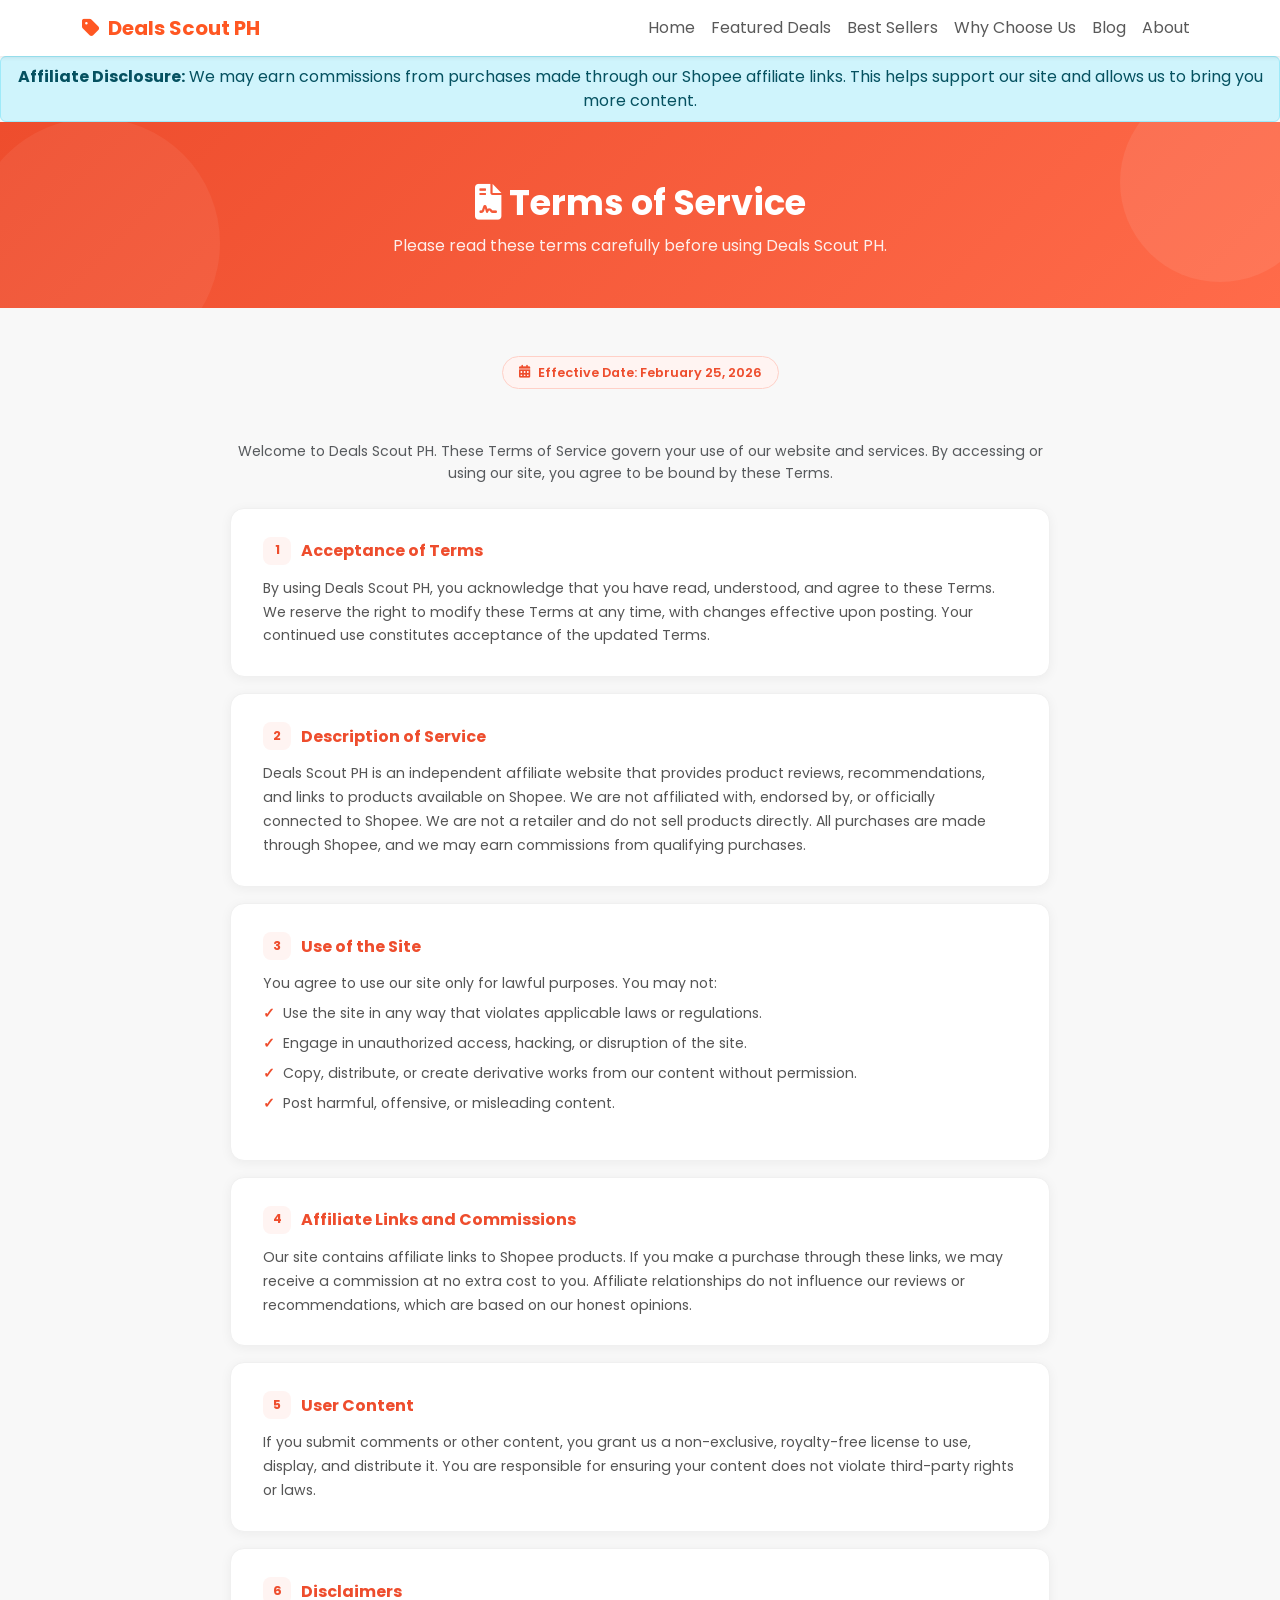
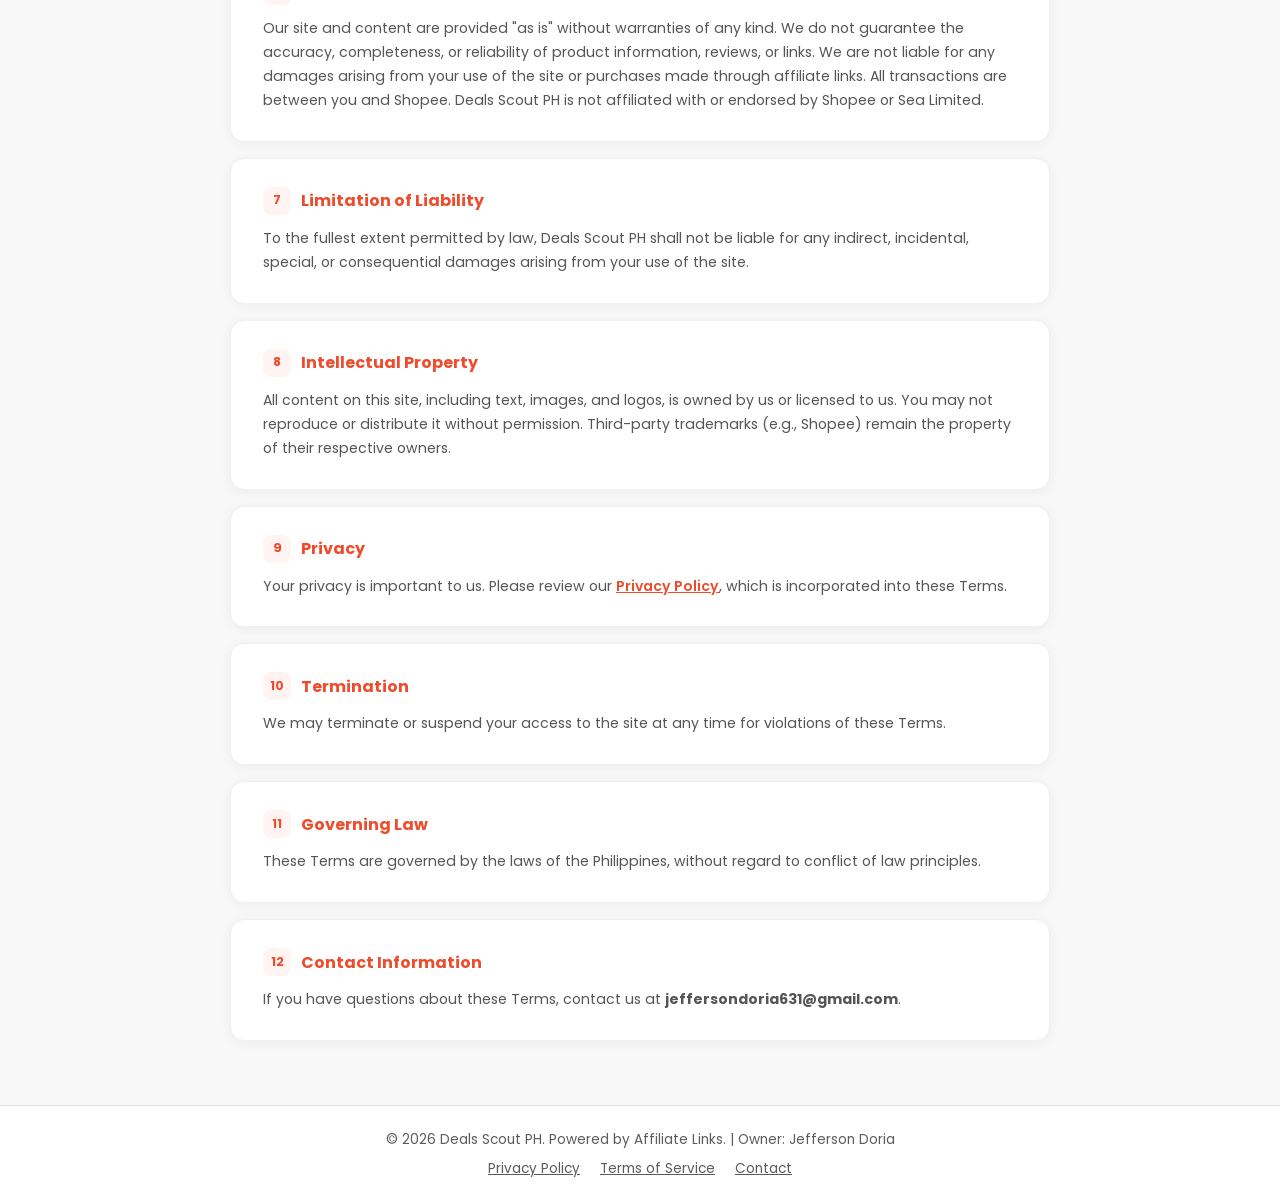
<file: terms-of-service.html>
<!DOCTYPE html>
<html lang="en">
<head>
  <meta charset="UTF-8">
  <meta name="viewport" content="width=device-width, initial-scale=1.0">
  <title>Terms of Service | Deals Scout PH</title>
  <meta name="description" content="Read our terms of service for using Deals Scout PH website and understanding our affiliate relationships.">
  <link rel="icon" type="image/png" href="assets/images/faviconnew.png">
  <link href="https://cdn.jsdelivr.net/npm/bootstrap@5.3.0/dist/css/bootstrap.min.css" rel="stylesheet">
  <link href="https://fonts.googleapis.com/css2?family=Poppins:wght@400;500;600;700&display=swap" rel="stylesheet">
  <link rel="stylesheet" href="https://cdnjs.cloudflare.com/ajax/libs/font-awesome/6.0.0/css/all.min.css">
  <link rel="stylesheet" href="style.css">
  <style>
    :root { --orange: #ee4d2d; --orange-light: #ff6b4a; --orange-pale: #fff4f2; }
    body { font-family: 'Poppins', sans-serif; }
    .text-orange { color: var(--orange) !important; }
    .btn-orange {
      background: linear-gradient(135deg, var(--orange) 0%, var(--orange-light) 100%);
      color: #fff !important; border: none; border-radius: 8px; font-weight: 600;
    }
    .page-hero {
      background: linear-gradient(135deg, var(--orange) 0%, var(--orange-light) 100%);
      color: white; padding: 60px 0 50px; text-align: center; position: relative; overflow: hidden;
    }
    .page-hero::before {
      content: ''; position: absolute; top: -40px; right: -40px;
      width: 200px; height: 200px; background: rgba(255,255,255,0.08); border-radius: 50%;
    }
    .page-hero::after {
      content: ''; position: absolute; bottom: -60px; left: -30px;
      width: 250px; height: 250px; background: rgba(255,255,255,0.06); border-radius: 50%;
    }
    .page-hero h1 { font-weight: 700; font-size: 2.2rem; margin-bottom: 10px; }
    .page-hero p { opacity: 0.9; font-size: 1rem; margin: 0; }
    .policy-wrap { max-width: 820px; margin: 0 auto; }
    .policy-section {
      background: #fff; border-radius: 14px; padding: 28px 32px;
      margin-bottom: 16px; border: 1.5px solid #f0f0f0;
      box-shadow: 0 2px 12px rgba(0,0,0,0.05);
    }
    .policy-section h3 {
      font-size: 1rem; font-weight: 700; color: var(--orange);
      display: flex; align-items: center; gap: 10px; margin-bottom: 12px;
    }
    .policy-section h3 .sec-num {
      background: var(--orange-pale); color: var(--orange);
      width: 28px; height: 28px; border-radius: 8px;
      display: flex; align-items: center; justify-content: center;
      font-size: 0.78rem; font-weight: 700; flex-shrink: 0;
    }
    .policy-section p, .policy-section li { font-size: 0.88rem; color: #555; line-height: 1.7; margin-bottom: 6px; }
    .policy-section ul { padding-left: 0; list-style: none; }
    .policy-section ul li::before { content: '✓'; color: var(--orange); font-weight: 700; margin-right: 8px; }
    .effective-badge {
      display: inline-flex; align-items: center; gap: 8px;
      background: var(--orange-pale); color: var(--orange);
      border: 1.5px solid #ffd0c7; border-radius: 20px;
      padding: 6px 16px; font-size: 0.8rem; font-weight: 600; margin-bottom: 28px;
    }
    footer a { transition: color 0.2s; }
    footer a:hover { color: var(--orange) !important; }
  </style>
</head>
<body>

  <!-- Navbar -->
  <nav class="navbar navbar-expand-lg navbar-light bg-white shadow-sm sticky-top">
    <div class="container">
      <a class="navbar-brand text-orange fw-bold" href="index.html"><i class="fas fa-tag me-2"></i>Deals Scout PH</a>
      <button class="navbar-toggler" type="button" data-bs-toggle="collapse" data-bs-target="#navbarNav" aria-controls="navbarNav" aria-expanded="false" aria-label="Toggle navigation">
        <span class="navbar-toggler-icon"></span>
      </button>
      <div class="collapse navbar-collapse" id="navbarNav">
        <ul class="navbar-nav ms-auto">
          <li class="nav-item"><a class="nav-link" href="index.html#hero">Home</a></li>
          <li class="nav-item"><a class="nav-link" href="index.html#featured-deals">Featured Deals</a></li>
          <li class="nav-item"><a class="nav-link" href="index.html#best-sellers">Best Sellers</a></li>
          <li class="nav-item"><a class="nav-link" href="index.html#why-choose-us">Why Choose Us</a></li>
          <li class="nav-item"><a class="nav-link" href="index.html#blog">Blog</a></li>
          <li class="nav-item"><a class="nav-link" href="index.html#about">About</a></li>
        </ul>
      </div>
    </div>
  </nav>

  <!-- Affiliate Disclosure Banner -->
  <div class="alert alert-info text-center py-2 mb-0" role="alert">
    <strong>Affiliate Disclosure:</strong> We may earn commissions from purchases made through our Shopee affiliate links. This helps support our site and allows us to bring you more content.
  </div>

  <!-- Page Hero -->
  <div class="page-hero">
    <div class="container" style="position:relative; z-index:1;">
      <h1><i class="fas fa-file-contract me-2"></i>Terms of Service</h1>
      <p>Please read these terms carefully before using Deals Scout PH.</p>
    </div>
  </div>

  <!-- Content -->
  <div class="container py-5">
    <div class="policy-wrap">
      <div class="text-center mb-4">
        <span class="effective-badge"><i class="fas fa-calendar-alt"></i> Effective Date: February 25, 2026</span>
      </div>
      <p class="text-muted mb-4" style="font-size:0.88rem; text-align:center;">
        Welcome to Deals Scout PH. These Terms of Service govern your use of our website and services. By accessing or using our site, you agree to be bound by these Terms.
      </p>

      <div class="policy-section">
        <h3><span class="sec-num">1</span> Acceptance of Terms</h3>
        <p class="mb-0">By using Deals Scout PH, you acknowledge that you have read, understood, and agree to these Terms. We reserve the right to modify these Terms at any time, with changes effective upon posting. Your continued use constitutes acceptance of the updated Terms.</p>
      </div>

      <div class="policy-section">
        <h3><span class="sec-num">2</span> Description of Service</h3>
        <p class="mb-0">Deals Scout PH is an independent affiliate website that provides product reviews, recommendations, and links to products available on Shopee. We are not affiliated with, endorsed by, or officially connected to Shopee. We are not a retailer and do not sell products directly. All purchases are made through Shopee, and we may earn commissions from qualifying purchases.</p>
      </div>

      <div class="policy-section">
        <h3><span class="sec-num">3</span> Use of the Site</h3>
        <p>You agree to use our site only for lawful purposes. You may not:</p>
        <ul>
          <li>Use the site in any way that violates applicable laws or regulations.</li>
          <li>Engage in unauthorized access, hacking, or disruption of the site.</li>
          <li>Copy, distribute, or create derivative works from our content without permission.</li>
          <li>Post harmful, offensive, or misleading content.</li>
        </ul>
      </div>

      <div class="policy-section">
        <h3><span class="sec-num">4</span> Affiliate Links and Commissions</h3>
        <p class="mb-0">Our site contains affiliate links to Shopee products. If you make a purchase through these links, we may receive a commission at no extra cost to you. Affiliate relationships do not influence our reviews or recommendations, which are based on our honest opinions.</p>
      </div>

      <div class="policy-section">
        <h3><span class="sec-num">5</span> User Content</h3>
        <p class="mb-0">If you submit comments or other content, you grant us a non-exclusive, royalty-free license to use, display, and distribute it. You are responsible for ensuring your content does not violate third-party rights or laws.</p>
      </div>

      <div class="policy-section">
        <h3><span class="sec-num">6</span> Disclaimers</h3>
        <p class="mb-0">Our site and content are provided "as is" without warranties of any kind. We do not guarantee the accuracy, completeness, or reliability of product information, reviews, or links. We are not liable for any damages arising from your use of the site or purchases made through affiliate links. All transactions are between you and Shopee. Deals Scout PH is not affiliated with or endorsed by Shopee or Sea Limited.</p>
      </div>

      <div class="policy-section">
        <h3><span class="sec-num">7</span> Limitation of Liability</h3>
        <p class="mb-0">To the fullest extent permitted by law, Deals Scout PH shall not be liable for any indirect, incidental, special, or consequential damages arising from your use of the site.</p>
      </div>

      <div class="policy-section">
        <h3><span class="sec-num">8</span> Intellectual Property</h3>
        <p class="mb-0">All content on this site, including text, images, and logos, is owned by us or licensed to us. You may not reproduce or distribute it without permission. Third-party trademarks (e.g., Shopee) remain the property of their respective owners.</p>
      </div>

      <div class="policy-section">
        <h3><span class="sec-num">9</span> Privacy</h3>
        <p class="mb-0">Your privacy is important to us. Please review our <a href="privacy-policy.html" style="color:var(--orange); font-weight:600;">Privacy Policy</a>, which is incorporated into these Terms.</p>
      </div>

      <div class="policy-section">
        <h3><span class="sec-num">10</span> Termination</h3>
        <p class="mb-0">We may terminate or suspend your access to the site at any time for violations of these Terms.</p>
      </div>

      <div class="policy-section">
        <h3><span class="sec-num">11</span> Governing Law</h3>
        <p class="mb-0">These Terms are governed by the laws of the Philippines, without regard to conflict of law principles.</p>
      </div>

      <div class="policy-section">
        <h3><span class="sec-num">12</span> Contact Information</h3>
        <p class="mb-0">If you have questions about these Terms, contact us at <strong>jeffersondoria631@gmail.com</strong>.</p>
      </div>
    </div>
  </div>

  <!-- Footer -->
  <footer class="bg-white text-center py-4 border-top">
    <p class="mb-2 text-muted">&copy; 2026 Deals Scout PH. Powered by Affiliate Links. | Owner: Jefferson Doria</p>
    <p class="mb-0">
      <a href="privacy-policy.html" class="text-muted me-3">Privacy Policy</a>
      <a href="terms-of-service.html" class="text-muted me-3">Terms of Service</a>
      <a href="contact.html" class="text-muted">Contact</a>
    </p>
  </footer>

  <script src="https://cdn.jsdelivr.net/npm/bootstrap@5.3.0/dist/js/bootstrap.bundle.min.js"></script>
</body>
</html>
</file>
<file: style.css>
body {
  font-family: 'Poppins', sans-serif;
  background-color: #f8f8f8;
  color: #333;
}

.navbar .text-orange {
  color: #ff5722 !important;
}

.card-title {
  font-weight: 600;
  font-size: 1rem;
  margin-bottom: 0.5rem;
}

.card-text {
  font-size: 0.85rem;
  color: #555;
}

.btn-orange {
  background-color: #ff5722;
  border: none;
  color: white;
  font-weight: 500;
  transition: transform 0.2s, background-color 0.2s;
}

.btn-orange:hover {
  background-color: #e64a19;
  transform: translateY(-2px);
}

footer {
  font-size: 0.85rem;
  color: #888;
}

.hover-scale {
  transition: transform 0.2s, box-shadow 0.2s;
}

.hover-scale:hover {
  transform: translateY(-5px);
  box-shadow: 0 8px 20px rgba(0,0,0,0.1);
}

/* Smaller product images */
.card-img-top {
  height: 120px;
  object-fit: contain;
}

.card-body {
  padding: 0.5rem;
}

/* Categories Section */
.category-item.active {
  background-color: #ff5722 !important;
  color: white !important;
}

/* Navbar Highlighting */
.navbar-nav .nav-link.active {
  background-color: #ff5722 !important;
  color: white !important;
  border-radius: 0.25rem;
}
</file>
